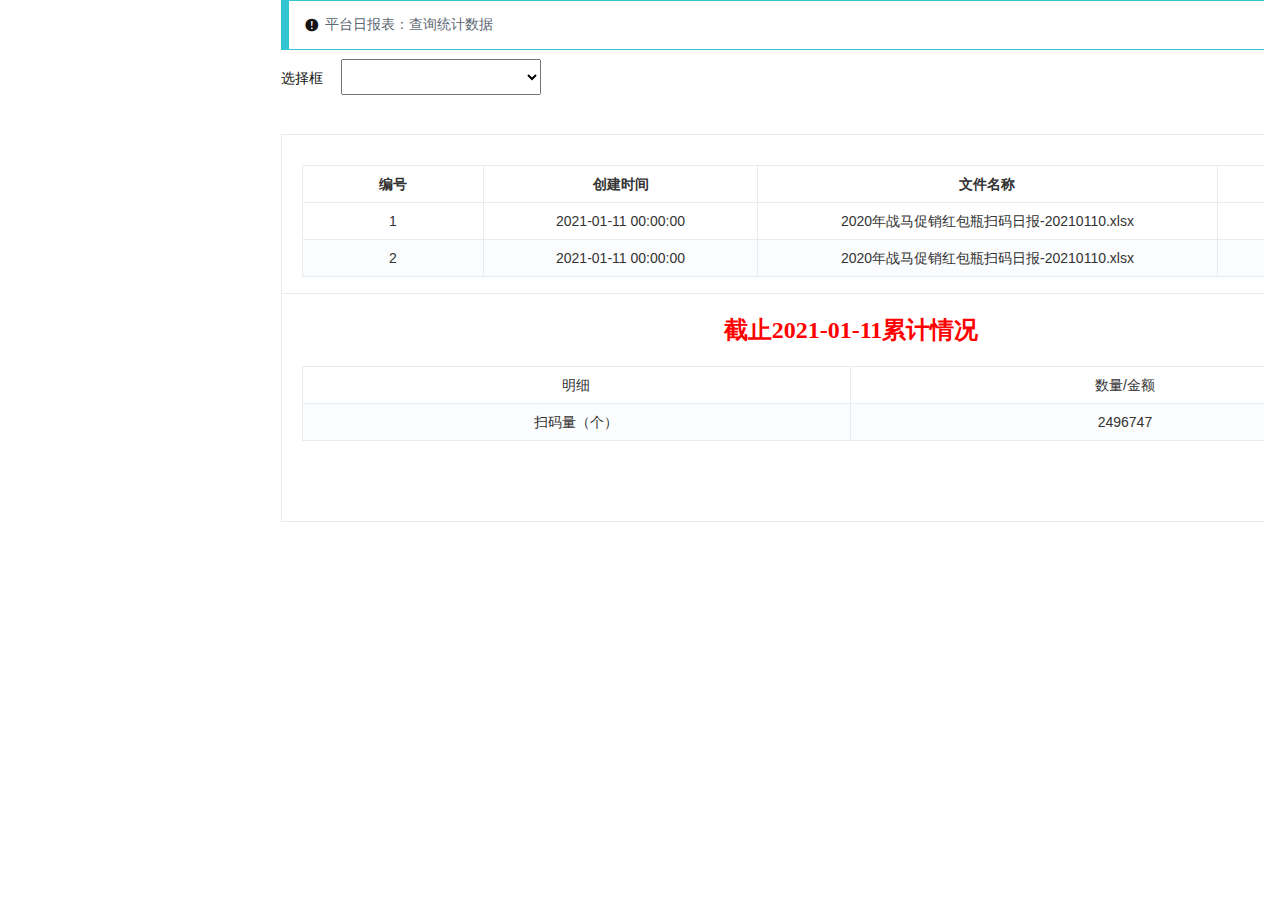
<file: pingtai/index.html>
<!DOCTYPE html>
<html lang="en">

<head>
    <meta charset="UTF-8">
    <meta name="viewport" content="width=device-width, initial-scale=1, maximum-scale=1, user-scalable=no">
    <title>尚杰智选</title>

    <link rel="stylesheet" href="./css/common.css" />
    <link rel="stylesheet" href="./css/index.css" />
    <link rel="stylesheet" href="./layui-v2.5.6/layui/css/layui.css" />
    <link rel="stylesheet" href="./icon/iconfont.css" />

</head>

<body>
    <div class="contentPage">

        <div class="content" style="padding-left:1.5rem;">
            <div class="layui-container" style="margin-left:1rem; ">
                <div class="layui-row">
                    <div class="layui-col-xs12 layui-col-sm12 layui-col-md12">
                        <div class="iconList">
                            <span class="iconfont icon-tishi"></span>
                            <p> 平台日报表：查询统计数据</p>
                        </div>
                        </div>  
                        <div class="layui-col-xs12 layui-col-sm12 layui-col-md12 ping-select">
                            <form class="layui-form" action="">
                                <div class="layui-form-item">
                                    <label class="layui-form-label">选择框</label>
                                    <div class="layui-input-block">
                                      <select name="city" lay-verify="required">
                                        <option value=""></option>
                                        <option value="0">北京</option>
                                        <option value="1">上海</option>
                                        <option value="2">广州</option>
                                        <option value="3">深圳</option>
                                        <option value="4">杭州</option>
                                      </select>
                                    </div>
                                  </div>
                            </form>
                            </div>
                </div>
                <div style="border:1px solid #e7ecf1;padding-bottom:0.6rem; margin-top:0.3rem;" >

                    <div class="layui-row">
                        <div class="layui-col-xs12 layui-col-sm12 layui-col-md12">
                            <table style="border:1px solid #bcbcbc;">
                                <colgroup>
                                    <col width="200">
                                    <col width="300">
                                    <col width="500">
                                    <col width="200">
                                </colgroup>
                                <thead>
                                 <tr>
                                   <th>编号</th>
                                    <th>创建时间</th>
                                    <th>文件名称</th>
                                    <th>操作</th>

                                </tr> 
                              </thead>
                                <tbody class="editBody" id="editBody">
                                  
                                    <tr>
                                        <th>编号</th>
                                         <th>创建时间</th>
                                         <th>文件名称</th>
                                         <th>操作</th>
                                     </tr>
                                </tbody>
                            </table>
                        </div>

                    </div>
                    <!--<div class="layui-row"style="padding:0;" >-->
                    <!--<div class="layui-col-xs12 layui-col-sm12 layui-col-md12 " style="padding:0;">-->
                    <div class="situation"> <p>截止2021-01-11累计情况</p></div>
                    <!--</div>-->
                    <!--</div>-->
                    <div class="layui-row">
                        <div class="layui-col-xs12 layui-col-sm12 layui-col-md12">
                            <table class="money" style="border:1px solid #bcbcbc;">
                                <colgroup>
                                    <col width="600">
                                    <col width="600">
                                </colgroup>
                                <thead>
                                <tr>
                                    <th class="scan">明细</th>
                                    <th class="scan">数量/金额</th>

                                </tr>
                                </thead>
                                <tbody class="color">
                                <tr>
                                    <td>扫码量（个）</td>
                                    <td>2496747</td>
                                </tr>

                                </tbody>
                            </table>
                        </div>
                    </div>
                    <!--</div>-->
                    <!--</div>-->
                </div>


            </div>
        </div>
    </div>
    <script src="./js/jquery.min.js"></script>
    <script src="./layui-v2.5.6/layui/layui.js"></script>
    <script>   
        var data = [
            {
                "id": 1,
                "createTime": "2021-01-11 00:00:00",
                "file": "2020年战马促销红包瓶扫码日报-20210110.xlsx"
            },
            {
                "id": 2,
                "createTime": "2021-01-11 00:00:00",
                "file": "2020年战马促销红包瓶扫码日报-20210110.xlsx"
            }
        ]
    //     window.onload = function(){
	// 	    var oTable = document.getElementById("editBody");
	// 	    for(var i=0;i<oTable.rows.length;i++){
	// 	    oTable.rows[i+1].cells[0].innerHTML = (i+1);
	//     }
    // }

        var str = "";
         var i=0;
        data.forEach(item => {
            i++
              str += '<tr>' +
                '<td>' +i+ '</td>' +
                '<td>' + item.createTime + '</td>' +
                '<td>' + item.file + '</td>' +
                '<td>' +
                '<div class="downLoad" onclick="changLoad(' + JSON.stringify(item).replace(/\"/g, "'") + ')"><span class="iconfont icon-bianji loadText"></span><p class="loadTexts">下载</p></div></td>' +

                '</tr>'
          
            console.log(item);
        })
        $(".editBody").html(str)

        $("table tbody tr:odd").addClass("color");
        function changLoad(item) {
            // console.log('调接口', item)
            // console.log('调接口', item.id)
        }
    </script>
</body>

</html>
</file>
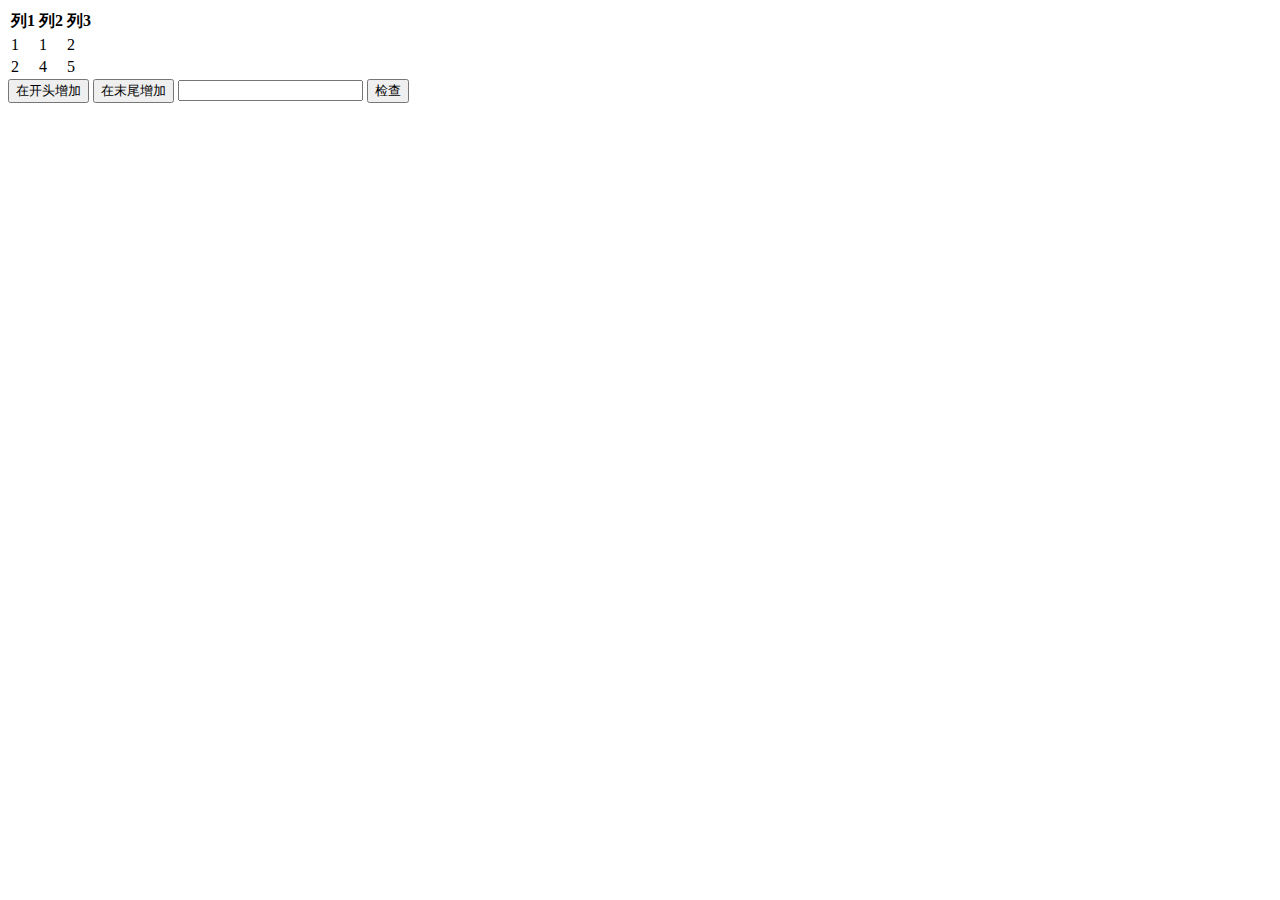
<file: a.html>
<html>
<head>
 <meta charset="utf-8" />
 <!-- <script src="./jiangpindingxiang/js/jquery.min.js"></script> -->
 <!-- <link href="css/style.css" rel="stylesheet" type="text/css" /> -->
 <!-- <script>
  $(function () {
   $("tr.parent").click(function () {
    $(this)
    .siblings('.child_'+this.id).toggle();
     
   });
   $("tr.parent").addClass("selected");
   $("#searchbox").keyup(function () {
    $("table tbody tr").hide()
    .filter(":contains('"+($(this).val())+"')").show();//filter和contains共同来实现了这个功能。
   }).keyup();
  });
 </script> -->
 <title></title>
</head>
<body>
    <table id = "test">
        <thead>
            <tr><th>列1</th><th>列2</th><th>列3</th></tr>
        </thead>
        <tbody>
            <tr><td>1</td><td>1</td><td>2</td></tr>
            <tr><td>2</td><td>4</td><td>5</td></tr>
        </tbody>		
    </table>
    <input type="button" id="btn1" value="在开头增加">
    <input type="button" id="btn2" value="在末尾增加">
   
    
   
 <input type="text" id="box" /> <input type=button value="检查" οnclick="doTest();" />
 <script type="text/javascript" src="./SaaS服务平台_files/jquery-1.11.2.min.js.下载"></script>
<script>
     $(function(){
        $("#btn1").click(function() {
            $("#test tbody").prepend('<tr><td>2</td><td>2</td><td>2</td></tr>');
        });
        $("#btn2").click(function() {
            $("#test tbody").append('<tr><td>3</td><td>3</td><td>3</td></tr>');
        });
    });
function doTest()
{
    console.log(v);
var v = document.getElementById("box").value;
if(!/^[1,9]\d{3}$/.test(v))
alert("错误的值");
else
alert("OK!");
}
</script>
</body>
</html>
</file>
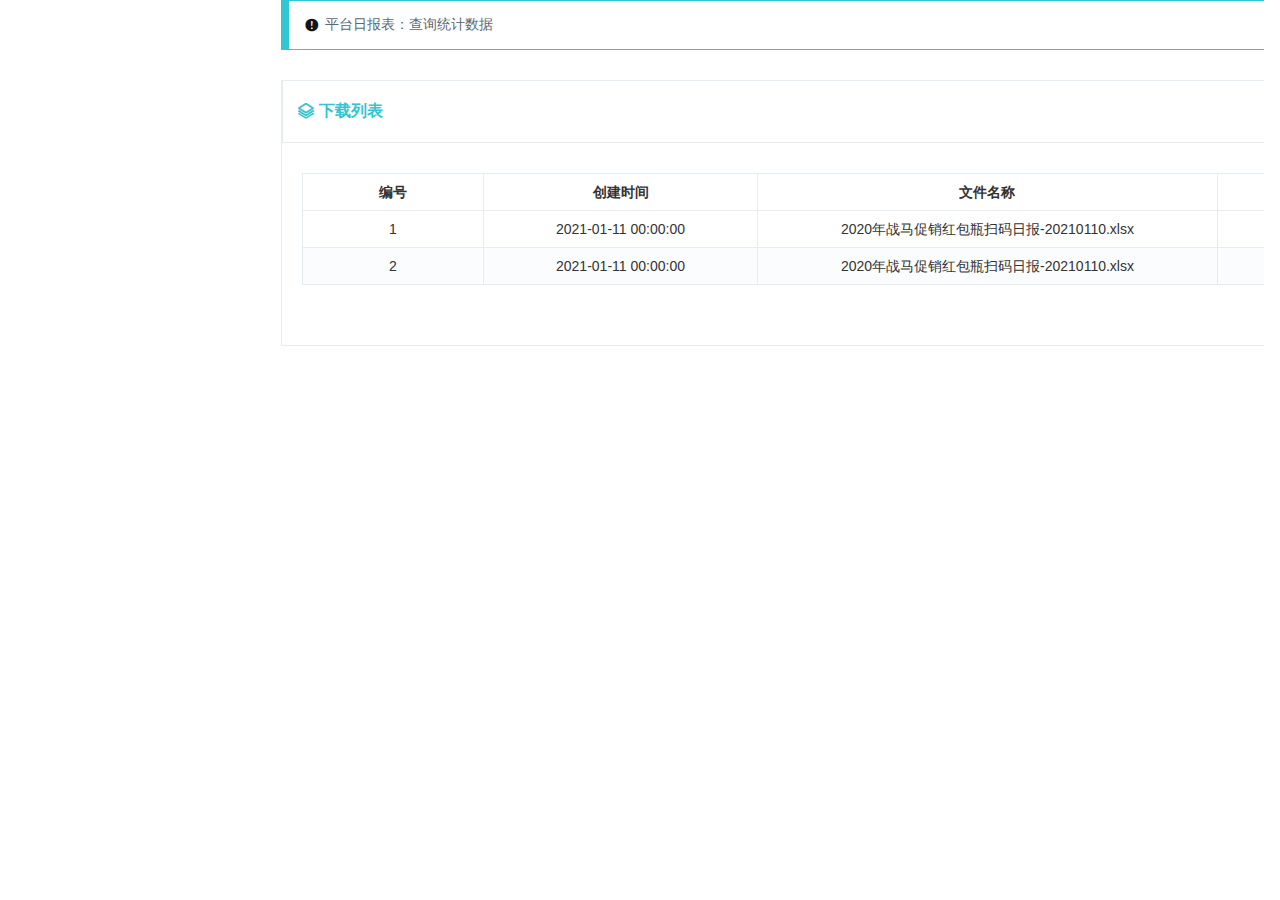
<file: pingtai/week.html>
<!DOCTYPE html>
<html lang="en">

<head>
    <meta charset="UTF-8">
    <meta name="viewport" content="width=device-width, initial-scale=1, maximum-scale=1, user-scalable=no">
    <title>尚杰智选</title>

    <link rel="stylesheet" href="./css/common.css" />
    <link rel="stylesheet" href="./css/index.css" />
    <link rel="stylesheet" href="./layui-v2.5.6/layui/css/layui.css" />
    <link rel="stylesheet" href="./icon/iconfont.css" />

</head>

<body>
    <div class="contentPage">

        <div class="content" style="padding-left:1.5rem;">
            <div class="layui-container" style="margin-left:1rem; ">
                <div class="layui-row">
                    <div class="layui-col-xs12 layui-col-sm12 layui-col-md12">
                        <div class="iconList">
                            <span class="iconfont icon-tishi"></span>
                            <p> 平台日报表：查询统计数据</p>
                        </div>
                    </div>
                </div>

                <div style="border:1px solid #e7ecf1;padding-bottom:0.6rem; margin-top:0.3rem;">

                    <div class="layui-row">
                        <div class="layui-col-xs12 layui-col-sm12 layui-col-md12">
                            <div class="loadList">
                                <span class="iconfont icon-zichanshuoming"></span>
                                <p>下载列表</p>
                            </div>
                        </div>
                        <div class="layui-col-xs12 layui-col-sm12 layui-col-md12">
                            <table style="border:1px solid #bcbcbc;">
                                <colgroup>
                                    <col width="200">
                                    <col width="300">
                                    <col width="500">
                                    <col width="200">
                                </colgroup>
                                <thead>
                                    <tr>
                                        <th>编号</th>
                                        <th>创建时间</th>
                                        <th>文件名称</th>
                                        <th>操作</th>

                                    </tr>
                                </thead>
                                <tbody class="editBody" id="editBody">

                                    <tr>
                                        <th>编号</th>
                                        <th>创建时间</th>
                                        <th>文件名称</th>
                                        <th>操作</th>
                                    </tr>
                                </tbody>
                            </table>
                        </div>

                    </div>
                </div>


            </div>
        </div>
    </div>
    <script src="./js/jquery.min.js"></script>
    <script src="./layui-v2.5.6/layui/layui.js"></script>
    <script>
        var data = [
            {
                "id": 1,
                "createTime": "2021-01-11 00:00:00",
                "file": "2020年战马促销红包瓶扫码日报-20210110.xlsx"
            },
            {
                "id": 2,
                "createTime": "2021-01-11 00:00:00",
                "file": "2020年战马促销红包瓶扫码日报-20210110.xlsx"
            }
        ]
        //     window.onload = function(){
        // 	    var oTable = document.getElementById("editBody");
        // 	    for(var i=0;i<oTable.rows.length;i++){
        // 	    oTable.rows[i+1].cells[0].innerHTML = (i+1);
        //     }
        // }

        var str = "";
        var i = 0;
        data.forEach(item => {
            i++
            str += '<tr>' +
                '<td>' + i + '</td>' +
                '<td>' + item.createTime + '</td>' +
                '<td>' + item.file + '</td>' +
                '<td>' +
                '<div class="downLoad" onclick="changLoad(' + JSON.stringify(item).replace(/\"/g, "'") + ')"><span class="iconfont icon-bianji loadText"></span><p class="loadTexts">下载</p></div></td>' +

                '</tr>'

            console.log(item);
        })
        $(".editBody").html(str)

        $("table tbody tr:odd").addClass("color");
        function changLoad(item) {
            // console.log('调接口', item)
            // console.log('调接口', item.id)
        }
    </script>
</body>

</html>
</file>
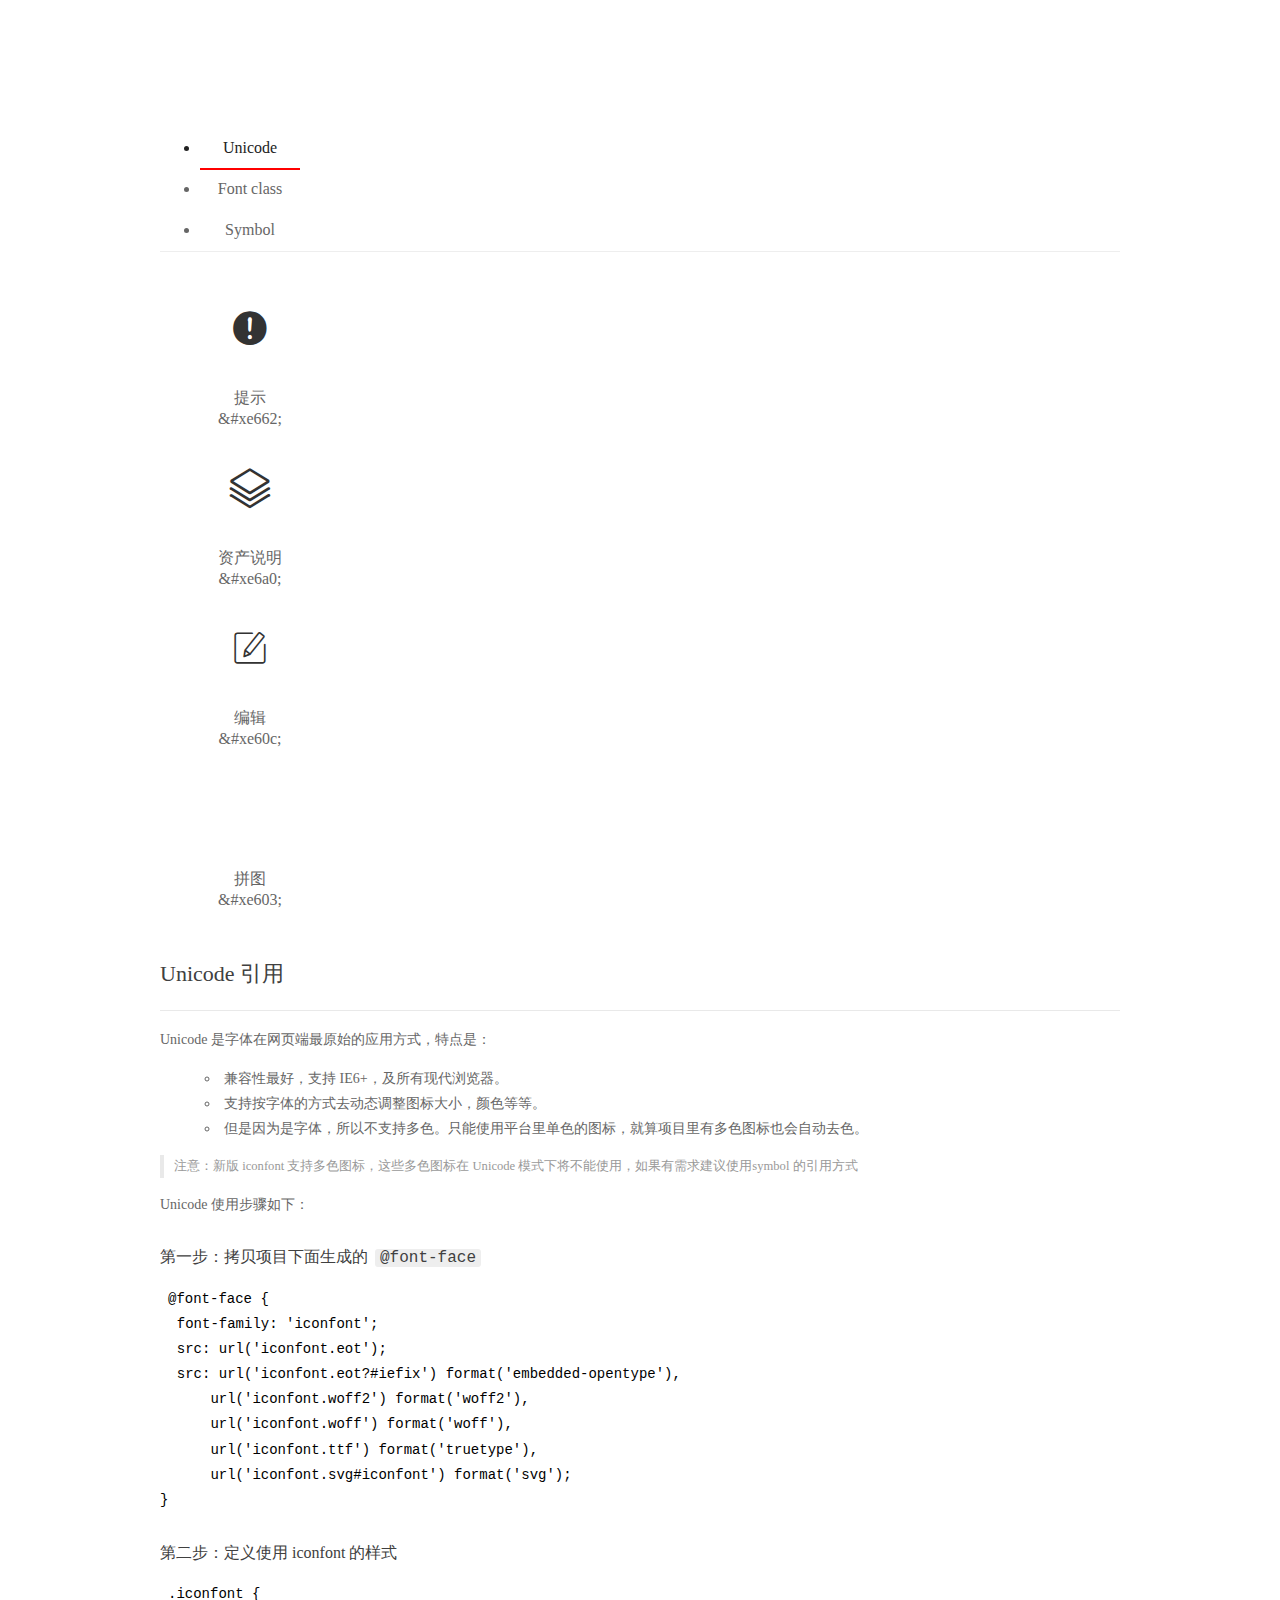
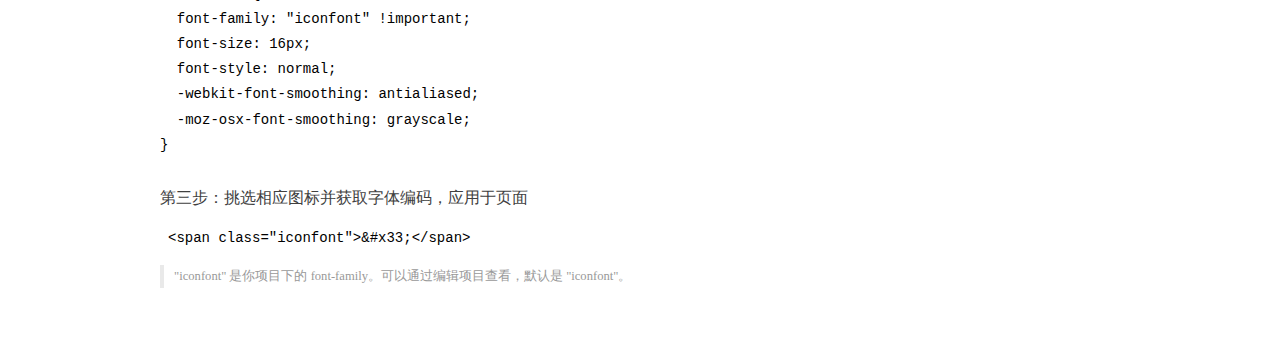
<file: pingtai/icon/demo_index.html>
<!DOCTYPE html>
<html>
<head>
  <meta charset="utf-8"/>
  <title>IconFont Demo</title>
  <link rel="shortcut icon" href="https://img.alicdn.com/tps/i4/TB1_oz6GVXXXXaFXpXXJDFnIXXX-64-64.ico" type="image/x-icon"/>
  <link rel="stylesheet" href="https://g.alicdn.com/thx/cube/1.3.2/cube.min.css">
  <link rel="stylesheet" href="demo.css">
  <link rel="stylesheet" href="iconfont.css">
  <script src="iconfont.js"></script>
  <!-- jQuery -->
  <script src="https://a1.alicdn.com/oss/uploads/2018/12/26/7bfddb60-08e8-11e9-9b04-53e73bb6408b.js"></script>
  <!-- 代码高亮 -->
  <script src="https://a1.alicdn.com/oss/uploads/2018/12/26/a3f714d0-08e6-11e9-8a15-ebf944d7534c.js"></script>
</head>
<body>
  <div class="main">
    <h1 class="logo"><a href="https://www.iconfont.cn/" title="iconfont 首页" target="_blank">&#xe86b;</a></h1>
    <div class="nav-tabs">
      <ul id="tabs" class="dib-box">
        <li class="dib active"><span>Unicode</span></li>
        <li class="dib"><span>Font class</span></li>
        <li class="dib"><span>Symbol</span></li>
      </ul>
      
    </div>
    <div class="tab-container">
      <div class="content unicode" style="display: block;">
          <ul class="icon_lists dib-box">
          
            <li class="dib">
              <span class="icon iconfont">&#xe662;</span>
                <div class="name">提示</div>
                <div class="code-name">&amp;#xe662;</div>
              </li>
          
            <li class="dib">
              <span class="icon iconfont">&#xe6a0;</span>
                <div class="name">资产说明</div>
                <div class="code-name">&amp;#xe6a0;</div>
              </li>
          
            <li class="dib">
              <span class="icon iconfont">&#xe60c;</span>
                <div class="name">编辑</div>
                <div class="code-name">&amp;#xe60c;</div>
              </li>
              <li class="dib">
                <span class="icon iconfont">&#xe603;</span>
                  <div class="name">拼图</div>
                  <div class="code-name">&amp;#xe603;</div>
                </li>
          </ul>
          <div class="article markdown">
          <h2 id="unicode-">Unicode 引用</h2>
          <hr>

          <p>Unicode 是字体在网页端最原始的应用方式，特点是：</p>
          <ul>
            <li>兼容性最好，支持 IE6+，及所有现代浏览器。</li>
            <li>支持按字体的方式去动态调整图标大小，颜色等等。</li>
            <li>但是因为是字体，所以不支持多色。只能使用平台里单色的图标，就算项目里有多色图标也会自动去色。</li>
          </ul>
          <blockquote>
            <p>注意：新版 iconfont 支持多色图标，这些多色图标在 Unicode 模式下将不能使用，如果有需求建议使用symbol 的引用方式</p>
          </blockquote>
          <p>Unicode 使用步骤如下：</p>
          <h3 id="-font-face">第一步：拷贝项目下面生成的 <code>@font-face</code></h3>
<pre><code class="language-css"
>@font-face {
  font-family: 'iconfont';
  src: url('iconfont.eot');
  src: url('iconfont.eot?#iefix') format('embedded-opentype'),
      url('iconfont.woff2') format('woff2'),
      url('iconfont.woff') format('woff'),
      url('iconfont.ttf') format('truetype'),
      url('iconfont.svg#iconfont') format('svg');
}
</code></pre>
          <h3 id="-iconfont-">第二步：定义使用 iconfont 的样式</h3>
<pre><code class="language-css"
>.iconfont {
  font-family: "iconfont" !important;
  font-size: 16px;
  font-style: normal;
  -webkit-font-smoothing: antialiased;
  -moz-osx-font-smoothing: grayscale;
}
</code></pre>
          <h3 id="-">第三步：挑选相应图标并获取字体编码，应用于页面</h3>
<pre>
<code class="language-html"
>&lt;span class="iconfont"&gt;&amp;#x33;&lt;/span&gt;
</code></pre>
          <blockquote>
            <p>"iconfont" 是你项目下的 font-family。可以通过编辑项目查看，默认是 "iconfont"。</p>
          </blockquote>
          </div>
      </div>
      <div class="content font-class">
        <ul class="icon_lists dib-box">
          
          <li class="dib">
            <span class="icon iconfont icon-tishi"></span>
            <div class="name">
              提示
            </div>
            <div class="code-name">.icon-tishi
            </div>
          </li>
          
          <li class="dib">
            <span class="icon iconfont icon-zichanshuoming"></span>
            <div class="name">
              资产说明
            </div>
            <div class="code-name">.icon-zichanshuoming
            </div>
          </li>
          
          <li class="dib">
            <span class="icon iconfont icon-bianji"></span>
            <div class="name">
              编辑
            </div>
            <div class="code-name">.icon-bianji
            </div>
          </li>
          
        </ul>
        <div class="article markdown">
        <h2 id="font-class-">font-class 引用</h2>
        <hr>

        <p>font-class 是 Unicode 使用方式的一种变种，主要是解决 Unicode 书写不直观，语意不明确的问题。</p>
        <p>与 Unicode 使用方式相比，具有如下特点：</p>
        <ul>
          <li>兼容性良好，支持 IE8+，及所有现代浏览器。</li>
          <li>相比于 Unicode 语意明确，书写更直观。可以很容易分辨这个 icon 是什么。</li>
          <li>因为使用 class 来定义图标，所以当要替换图标时，只需要修改 class 里面的 Unicode 引用。</li>
          <li>不过因为本质上还是使用的字体，所以多色图标还是不支持的。</li>
        </ul>
        <p>使用步骤如下：</p>
        <h3 id="-fontclass-">第一步：引入项目下面生成的 fontclass 代码：</h3>
<pre><code class="language-html">&lt;link rel="stylesheet" href="./iconfont.css"&gt;
</code></pre>
        <h3 id="-">第二步：挑选相应图标并获取类名，应用于页面：</h3>
<pre><code class="language-html">&lt;span class="iconfont icon-xxx"&gt;&lt;/span&gt;
</code></pre>
        <blockquote>
          <p>"
            iconfont" 是你项目下的 font-family。可以通过编辑项目查看，默认是 "iconfont"。</p>
        </blockquote>
      </div>
      </div>
      <div class="content symbol">
          <ul class="icon_lists dib-box">
          
            <li class="dib">
                <svg class="icon svg-icon" aria-hidden="true">
                  <use xlink:href="#icon-tishi"></use>
                </svg>
                <div class="name">提示</div>
                <div class="code-name">#icon-tishi</div>
            </li>
          
            <li class="dib">
                <svg class="icon svg-icon" aria-hidden="true">
                  <use xlink:href="#icon-zichanshuoming"></use>
                </svg>
                <div class="name">资产说明</div>
                <div class="code-name">#icon-zichanshuoming</div>
            </li>
          
            <li class="dib">
                <svg class="icon svg-icon" aria-hidden="true">
                  <use xlink:href="#icon-bianji"></use>
                </svg>
                <div class="name">编辑</div>
                <div class="code-name">#icon-bianji</div>
            </li>
          
          </ul>
          <div class="article markdown">
          <h2 id="symbol-">Symbol 引用</h2>
          <hr>

          <p>这是一种全新的使用方式，应该说这才是未来的主流，也是平台目前推荐的用法。相关介绍可以参考这篇<a href="">文章</a>
            这种用法其实是做了一个 SVG 的集合，与另外两种相比具有如下特点：</p>
          <ul>
            <li>支持多色图标了，不再受单色限制。</li>
            <li>通过一些技巧，支持像字体那样，通过 <code>font-size</code>, <code>color</code> 来调整样式。</li>
            <li>兼容性较差，支持 IE9+，及现代浏览器。</li>
            <li>浏览器渲染 SVG 的性能一般，还不如 png。</li>
          </ul>
          <p>使用步骤如下：</p>
          <h3 id="-symbol-">第一步：引入项目下面生成的 symbol 代码：</h3>
<pre><code class="language-html">&lt;script src="./iconfont.js"&gt;&lt;/script&gt;
</code></pre>
          <h3 id="-css-">第二步：加入通用 CSS 代码（引入一次就行）：</h3>
<pre><code class="language-html">&lt;style&gt;
.icon {
  width: 1em;
  height: 1em;
  vertical-align: -0.15em;
  fill: currentColor;
  overflow: hidden;
}
&lt;/style&gt;
</code></pre>
          <h3 id="-">第三步：挑选相应图标并获取类名，应用于页面：</h3>
<pre><code class="language-html">&lt;svg class="icon" aria-hidden="true"&gt;
  &lt;use xlink:href="#icon-xxx"&gt;&lt;/use&gt;
&lt;/svg&gt;
</code></pre>
          </div>
      </div>

    </div>
  </div>
  <script>
  $(document).ready(function () {
      $('.tab-container .content:first').show()

      $('#tabs li').click(function (e) {
        var tabContent = $('.tab-container .content')
        var index = $(this).index()

        if ($(this).hasClass('active')) {
          return
        } else {
          $('#tabs li').removeClass('active')
          $(this).addClass('active')

          tabContent.hide().eq(index).fadeIn()
        }
      })
    })
  </script>
</body>
</html>
</file>
<file: pingtai/css/common.css>
html {width: 100%;height: 100%;overflow: auto;}
body {margin: 0;padding: 0;width: 100%;height: 100%;font-family:"Open Sans",sans-serif;background: #fff;color: #141414;}
body, tl, td, h1, h2, h3, h4, h5, h6, p, form {margin: 0;}
ol, ul {margin: 0;padding: 0;}
a, a:link, a:visited, a:hover {color: #333;text-decoration: none;}
ul, li {list-style: none;}
table {border-collapse: collapse;}
img, object {border: 0;max-width: 100%;}
* {margin: 0;padding: 0;font-family:"Open Sans",sans-serif;box-sizing: border-box;}
div {word-wrap: break-word;word-break: normal;}
img, button, input, textarea {-webkit-tap-highlight-color:#c5c5c5;}
input, textarea {-webkit-appearance: none; outline:none;}
input::-webkit-input-placeholder,  textarea::-webkit-input-placeholder {line-height: 1.5em;color:#ccc;}
p{
  font-family: "Microsoft YaHei";
}
html {font-size: 625%; /*100 ÷ 16 × 100% = 625%*/}
</file>
<file: pingtai/css/index.css>
.contentPage{
    padding:0 0.16rem;
}
.content{
    /* border:1px solid #bcbcbc; */
   /* padding:0 0.6rem; */
   overflow: hidden;
   
}
.content table{
    font-size:0.14rem;
    color:#333;
    margin-left:20px;
    margin-right:20px;
    margin-top:0.3rem;
   
}
.content table th{
    text-align:center;
    background:#fff;
    border:none;
    font-size:0.14rem;
    font-weight: bold;
    height:0.36rem;
    line-height:0.36rem;
    border:1px solid #e7ecf1;
}
.content tbody tr:hover{
    background: #eeeeee !important;
}
tr{
    border:1px solid #e7ecf1;
}
.content table td{
    text-align:center;
    border:none;
    background:none;
    height:0.36rem;
    line-height:0.36rem;
    border:1px solid #e7ecf1;
}
.color{
    background:rgba(251,252,253);
    }
    .situation{
        display:flex;
        justify-content: center;
        margin-top:0.16rem;
        border-top:1px solid #e7ecf1;
        padding:0.2rem 0;
    }
    .situation p{
        font-size:0.24rem;
        color:red;
        font-weight: bold;
        
    }
    .money{
        margin-top:0 !important;
        margin-bottom:0.2rem;
    }
    .money tr th{
        border:1px solid #e7ecf1;
    }
    .money tr td{
        border:1px solid #e7ecf1;
    }
    .editList{
        display:flex;
        justify-content: flex-start;
        align-items: center;
    }
    .editList p{
        font-size:0.14rem;
    }
    .editImg{
        width:14px;
        height:14px;
       
    }
    .loadTexts:hover{
        text-decoration: underline;
    }
    .editImg img{
        width:100%;
        height:100%;
    }
    .downLoad{
        display:flex;
        justify-content: center;
        align-items: center;
    }
    .loadText{
        color:#337ab7;
    }
    .loadTexts{
        color:#337ab7;
    }
.scan{
    font-weight:normal !important;
}
.iconList{
    display:flex;
    justify-content: flex-start;
    align-items: center;
    border:1px solid #32c5d2;
    border-left:8px solid #32c5d2;
    border-right:1px solid #32c5d2; 
    padding:15px;
}
.iconList span{
    display:block;
    margin-right:0.05rem;
}
.iconList p{
    color:#5c6873;

}
.loadList{
    display:flex;
    justify-content: flex-start;
    align-items: center;
    border:1px solid #e7ecf1;
    border-top:none;
    padding:20px 0;
    padding-left:15px;
}
.loadList p{
    font-size:0.16rem;
    color:#32c5d2;
    font-weight: bold;
}
.loadList span{
    color:#32c5d2;
    margin-right:0.05rem;
    font-weight: bold;
}
.ping-select .layui-form-item{
    margin-bottom:0;
}
.ping-select .layui-form input[type=checkbox],.ping-select .layui-form input[type=radio], .layui-form select{
    margin: 9px;
    display: block !important;
    /* line-height: 0.36rem; */
    /* padding: 9px 0; */
    width: 2rem;
    height: 0.36rem;
}
.ping-select .layui-input-block{
    margin-left:0.46rem;
}
.ping-select .layui-form-label{
    width:0.6rem;
    padding: 9px 0 !important;
    text-align: left;
}
</file>
<file: pingtai/layui-v2.5.6/layui/css/layui.css>
/** layui-v2.5.6 MIT License By https://www.layui.com */
 .layui-inline,img{display:inline-block;vertical-align:middle}h1,h2,h3,h4,h5,h6{font-weight:400}.layui-edge,.layui-header,.layui-inline,.layui-main{position:relative}.layui-body,.layui-edge,.layui-elip{overflow:hidden}.layui-btn,.layui-edge,.layui-inline,img{vertical-align:middle}.layui-btn,.layui-disabled,.layui-icon,.layui-unselect{-moz-user-select:none;-webkit-user-select:none;-ms-user-select:none}.layui-elip,.layui-form-checkbox span,.layui-form-pane .layui-form-label{text-overflow:ellipsis;white-space:nowrap}.layui-breadcrumb,.layui-tree-btnGroup{visibility:hidden}blockquote,body,button,dd,div,dl,dt,form,h1,h2,h3,h4,h5,h6,input,li,ol,p,pre,td,textarea,th,ul{margin:0;padding:0;-webkit-tap-highlight-color:rgba(0,0,0,0)}a:active,a:hover{outline:0}img{border:none}li{list-style:none}table{border-collapse:collapse;border-spacing:0}h4,h5,h6{font-size:100%}button,input,optgroup,option,select,textarea{font-family:inherit;font-size:inherit;font-style:inherit;font-weight:inherit;outline:0}pre{white-space:pre-wrap;white-space:-moz-pre-wrap;white-space:-pre-wrap;white-space:-o-pre-wrap;word-wrap:break-word}body{line-height:24px;font:14px Helvetica Neue,Helvetica,PingFang SC,Tahoma,Arial,sans-serif}hr{height:1px;margin:10px 0;border:0;clear:both}a{color:#333;text-decoration:none}a:hover{color:#777}a cite{font-style:normal;*cursor:pointer}.layui-border-box,.layui-border-box *{box-sizing:border-box}.layui-box,.layui-box *{box-sizing:content-box}.layui-clear{clear:both;*zoom:1}.layui-clear:after{content:'\20';clear:both;*zoom:1;display:block;height:0}.layui-inline{*display:inline;*zoom:1}.layui-edge{display:inline-block;width:0;height:0;border-width:6px;border-style:dashed;border-color:transparent}.layui-edge-top{top:-4px;border-bottom-color:#999;border-bottom-style:solid}.layui-edge-right{border-left-color:#999;border-left-style:solid}.layui-edge-bottom{top:2px;border-top-color:#999;border-top-style:solid}.layui-edge-left{border-right-color:#999;border-right-style:solid}.layui-disabled,.layui-disabled:hover{color:#d2d2d2!important;cursor:not-allowed!important}.layui-circle{border-radius:100%}.layui-show{display:block!important}.layui-hide{display:none!important}@font-face{font-family:layui-icon;src:url(../font/iconfont.eot?v=256);src:url(../font/iconfont.eot?v=256#iefix) format('embedded-opentype'),url(../font/iconfont.woff2?v=256) format('woff2'),url(../font/iconfont.woff?v=256) format('woff'),url(../font/iconfont.ttf?v=256) format('truetype'),url(../font/iconfont.svg?v=256#layui-icon) format('svg')}.layui-icon{font-family:layui-icon!important;font-size:16px;font-style:normal;-webkit-font-smoothing:antialiased;-moz-osx-font-smoothing:grayscale}.layui-icon-reply-fill:before{content:"\e611"}.layui-icon-set-fill:before{content:"\e614"}.layui-icon-menu-fill:before{content:"\e60f"}.layui-icon-search:before{content:"\e615"}.layui-icon-share:before{content:"\e641"}.layui-icon-set-sm:before{content:"\e620"}.layui-icon-engine:before{content:"\e628"}.layui-icon-close:before{content:"\1006"}.layui-icon-close-fill:before{content:"\1007"}.layui-icon-chart-screen:before{content:"\e629"}.layui-icon-star:before{content:"\e600"}.layui-icon-circle-dot:before{content:"\e617"}.layui-icon-chat:before{content:"\e606"}.layui-icon-release:before{content:"\e609"}.layui-icon-list:before{content:"\e60a"}.layui-icon-chart:before{content:"\e62c"}.layui-icon-ok-circle:before{content:"\1005"}.layui-icon-layim-theme:before{content:"\e61b"}.layui-icon-table:before{content:"\e62d"}.layui-icon-right:before{content:"\e602"}.layui-icon-left:before{content:"\e603"}.layui-icon-cart-simple:before{content:"\e698"}.layui-icon-face-cry:before{content:"\e69c"}.layui-icon-face-smile:before{content:"\e6af"}.layui-icon-survey:before{content:"\e6b2"}.layui-icon-tree:before{content:"\e62e"}.layui-icon-ie:before{content:"\e7bb"}.layui-icon-upload-circle:before{content:"\e62f"}.layui-icon-add-circle:before{content:"\e61f"}.layui-icon-download-circle:before{content:"\e601"}.layui-icon-templeate-1:before{content:"\e630"}.layui-icon-util:before{content:"\e631"}.layui-icon-face-surprised:before{content:"\e664"}.layui-icon-edit:before{content:"\e642"}.layui-icon-speaker:before{content:"\e645"}.layui-icon-down:before{content:"\e61a"}.layui-icon-file:before{content:"\e621"}.layui-icon-layouts:before{content:"\e632"}.layui-icon-rate-half:before{content:"\e6c9"}.layui-icon-add-circle-fine:before{content:"\e608"}.layui-icon-prev-circle:before{content:"\e633"}.layui-icon-read:before{content:"\e705"}.layui-icon-404:before{content:"\e61c"}.layui-icon-carousel:before{content:"\e634"}.layui-icon-help:before{content:"\e607"}.layui-icon-code-circle:before{content:"\e635"}.layui-icon-windows:before{content:"\e67f"}.layui-icon-water:before{content:"\e636"}.layui-icon-username:before{content:"\e66f"}.layui-icon-find-fill:before{content:"\e670"}.layui-icon-about:before{content:"\e60b"}.layui-icon-location:before{content:"\e715"}.layui-icon-up:before{content:"\e619"}.layui-icon-pause:before{content:"\e651"}.layui-icon-date:before{content:"\e637"}.layui-icon-layim-uploadfile:before{content:"\e61d"}.layui-icon-delete:before{content:"\e640"}.layui-icon-play:before{content:"\e652"}.layui-icon-top:before{content:"\e604"}.layui-icon-firefox:before{content:"\e686"}.layui-icon-friends:before{content:"\e612"}.layui-icon-refresh-3:before{content:"\e9aa"}.layui-icon-ok:before{content:"\e605"}.layui-icon-layer:before{content:"\e638"}.layui-icon-face-smile-fine:before{content:"\e60c"}.layui-icon-dollar:before{content:"\e659"}.layui-icon-group:before{content:"\e613"}.layui-icon-layim-download:before{content:"\e61e"}.layui-icon-picture-fine:before{content:"\e60d"}.layui-icon-link:before{content:"\e64c"}.layui-icon-diamond:before{content:"\e735"}.layui-icon-log:before{content:"\e60e"}.layui-icon-key:before{content:"\e683"}.layui-icon-rate-solid:before{content:"\e67a"}.layui-icon-fonts-del:before{content:"\e64f"}.layui-icon-unlink:before{content:"\e64d"}.layui-icon-fonts-clear:before{content:"\e639"}.layui-icon-triangle-r:before{content:"\e623"}.layui-icon-circle:before{content:"\e63f"}.layui-icon-radio:before{content:"\e643"}.layui-icon-align-center:before{content:"\e647"}.layui-icon-align-right:before{content:"\e648"}.layui-icon-align-left:before{content:"\e649"}.layui-icon-loading-1:before{content:"\e63e"}.layui-icon-return:before{content:"\e65c"}.layui-icon-fonts-strong:before{content:"\e62b"}.layui-icon-upload:before{content:"\e67c"}.layui-icon-dialogue:before{content:"\e63a"}.layui-icon-video:before{content:"\e6ed"}.layui-icon-headset:before{content:"\e6fc"}.layui-icon-cellphone-fine:before{content:"\e63b"}.layui-icon-add-1:before{content:"\e654"}.layui-icon-face-smile-b:before{content:"\e650"}.layui-icon-fonts-html:before{content:"\e64b"}.layui-icon-screen-full:before{content:"\e622"}.layui-icon-form:before{content:"\e63c"}.layui-icon-cart:before{content:"\e657"}.layui-icon-camera-fill:before{content:"\e65d"}.layui-icon-tabs:before{content:"\e62a"}.layui-icon-heart-fill:before{content:"\e68f"}.layui-icon-fonts-code:before{content:"\e64e"}.layui-icon-ios:before{content:"\e680"}.layui-icon-at:before{content:"\e687"}.layui-icon-fire:before{content:"\e756"}.layui-icon-set:before{content:"\e716"}.layui-icon-fonts-u:before{content:"\e646"}.layui-icon-triangle-d:before{content:"\e625"}.layui-icon-tips:before{content:"\e702"}.layui-icon-picture:before{content:"\e64a"}.layui-icon-more-vertical:before{content:"\e671"}.layui-icon-bluetooth:before{content:"\e689"}.layui-icon-flag:before{content:"\e66c"}.layui-icon-loading:before{content:"\e63d"}.layui-icon-fonts-i:before{content:"\e644"}.layui-icon-refresh-1:before{content:"\e666"}.layui-icon-rmb:before{content:"\e65e"}.layui-icon-addition:before{content:"\e624"}.layui-icon-home:before{content:"\e68e"}.layui-icon-time:before{content:"\e68d"}.layui-icon-user:before{content:"\e770"}.layui-icon-notice:before{content:"\e667"}.layui-icon-chrome:before{content:"\e68a"}.layui-icon-edge:before{content:"\e68b"}.layui-icon-login-weibo:before{content:"\e675"}.layui-icon-voice:before{content:"\e688"}.layui-icon-upload-drag:before{content:"\e681"}.layui-icon-login-qq:before{content:"\e676"}.layui-icon-snowflake:before{content:"\e6b1"}.layui-icon-heart:before{content:"\e68c"}.layui-icon-logout:before{content:"\e682"}.layui-icon-file-b:before{content:"\e655"}.layui-icon-template:before{content:"\e663"}.layui-icon-transfer:before{content:"\e691"}.layui-icon-auz:before{content:"\e672"}.layui-icon-console:before{content:"\e665"}.layui-icon-app:before{content:"\e653"}.layui-icon-prev:before{content:"\e65a"}.layui-icon-website:before{content:"\e7ae"}.layui-icon-next:before{content:"\e65b"}.layui-icon-component:before{content:"\e857"}.layui-icon-android:before{content:"\e684"}.layui-icon-more:before{content:"\e65f"}.layui-icon-login-wechat:before{content:"\e677"}.layui-icon-shrink-right:before{content:"\e668"}.layui-icon-spread-left:before{content:"\e66b"}.layui-icon-camera:before{content:"\e660"}.layui-icon-note:before{content:"\e66e"}.layui-icon-refresh:before{content:"\e669"}.layui-icon-female:before{content:"\e661"}.layui-icon-male:before{content:"\e662"}.layui-icon-screen-restore:before{content:"\e758"}.layui-icon-password:before{content:"\e673"}.layui-icon-senior:before{content:"\e674"}.layui-icon-theme:before{content:"\e66a"}.layui-icon-tread:before{content:"\e6c5"}.layui-icon-praise:before{content:"\e6c6"}.layui-icon-star-fill:before{content:"\e658"}.layui-icon-rate:before{content:"\e67b"}.layui-icon-template-1:before{content:"\e656"}.layui-icon-vercode:before{content:"\e679"}.layui-icon-service:before{content:"\e626"}.layui-icon-cellphone:before{content:"\e678"}.layui-icon-print:before{content:"\e66d"}.layui-icon-cols:before{content:"\e610"}.layui-icon-wifi:before{content:"\e7e0"}.layui-icon-export:before{content:"\e67d"}.layui-icon-rss:before{content:"\e808"}.layui-icon-slider:before{content:"\e714"}.layui-icon-email:before{content:"\e618"}.layui-icon-subtraction:before{content:"\e67e"}.layui-icon-mike:before{content:"\e6dc"}.layui-icon-light:before{content:"\e748"}.layui-icon-gift:before{content:"\e627"}.layui-icon-mute:before{content:"\e685"}.layui-icon-reduce-circle:before{content:"\e616"}.layui-icon-music:before{content:"\e690"}.layui-main{width:1140px;margin:0 auto}.layui-header{z-index:1000;height:60px}.layui-header a:hover{transition:all .5s;-webkit-transition:all .5s}.layui-side{position:fixed;left:0;top:0;bottom:0;z-index:999;width:200px;overflow-x:hidden}.layui-side-scroll{position:relative;width:220px;height:100%;overflow-x:hidden}.layui-body{position:absolute;left:200px;right:0;top:0;bottom:0;z-index:998;width:auto;overflow-y:auto;box-sizing:border-box}.layui-layout-body{overflow:hidden}.layui-layout-admin .layui-header{background-color:#23262E}.layui-layout-admin .layui-side{top:60px;width:200px;overflow-x:hidden}.layui-layout-admin .layui-body{position:fixed;top:60px;bottom:44px}.layui-layout-admin .layui-main{width:auto;margin:0 15px}.layui-layout-admin .layui-footer{position:fixed;left:200px;right:0;bottom:0;height:44px;line-height:44px;padding:0 15px;background-color:#eee}.layui-layout-admin .layui-logo{position:absolute;left:0;top:0;width:200px;height:100%;line-height:60px;text-align:center;color:#009688;font-size:16px}.layui-layout-admin .layui-header .layui-nav{background:0 0}.layui-layout-left{position:absolute!important;left:200px;top:0}.layui-layout-right{position:absolute!important;right:0;top:0}.layui-container{position:relative;margin:0 auto;padding:0 15px;box-sizing:border-box}.layui-fluid{position:relative;margin:0 auto;padding:0 15px}.layui-row:after,.layui-row:before{content:'';display:block;clear:both}.layui-col-lg1,.layui-col-lg10,.layui-col-lg11,.layui-col-lg12,.layui-col-lg2,.layui-col-lg3,.layui-col-lg4,.layui-col-lg5,.layui-col-lg6,.layui-col-lg7,.layui-col-lg8,.layui-col-lg9,.layui-col-md1,.layui-col-md10,.layui-col-md11,.layui-col-md12,.layui-col-md2,.layui-col-md3,.layui-col-md4,.layui-col-md5,.layui-col-md6,.layui-col-md7,.layui-col-md8,.layui-col-md9,.layui-col-sm1,.layui-col-sm10,.layui-col-sm11,.layui-col-sm12,.layui-col-sm2,.layui-col-sm3,.layui-col-sm4,.layui-col-sm5,.layui-col-sm6,.layui-col-sm7,.layui-col-sm8,.layui-col-sm9,.layui-col-xs1,.layui-col-xs10,.layui-col-xs11,.layui-col-xs12,.layui-col-xs2,.layui-col-xs3,.layui-col-xs4,.layui-col-xs5,.layui-col-xs6,.layui-col-xs7,.layui-col-xs8,.layui-col-xs9{position:relative;display:block;box-sizing:border-box}.layui-col-xs1,.layui-col-xs10,.layui-col-xs11,.layui-col-xs12,.layui-col-xs2,.layui-col-xs3,.layui-col-xs4,.layui-col-xs5,.layui-col-xs6,.layui-col-xs7,.layui-col-xs8,.layui-col-xs9{float:left}.layui-col-xs1{width:8.33333333%}.layui-col-xs2{width:16.66666667%}.layui-col-xs3{width:25%}.layui-col-xs4{width:33.33333333%}.layui-col-xs5{width:41.66666667%}.layui-col-xs6{width:50%}.layui-col-xs7{width:58.33333333%}.layui-col-xs8{width:66.66666667%}.layui-col-xs9{width:75%}.layui-col-xs10{width:83.33333333%}.layui-col-xs11{width:91.66666667%}.layui-col-xs12{width:100%}.layui-col-xs-offset1{margin-left:8.33333333%}.layui-col-xs-offset2{margin-left:16.66666667%}.layui-col-xs-offset3{margin-left:25%}.layui-col-xs-offset4{margin-left:33.33333333%}.layui-col-xs-offset5{margin-left:41.66666667%}.layui-col-xs-offset6{margin-left:50%}.layui-col-xs-offset7{margin-left:58.33333333%}.layui-col-xs-offset8{margin-left:66.66666667%}.layui-col-xs-offset9{margin-left:75%}.layui-col-xs-offset10{margin-left:83.33333333%}.layui-col-xs-offset11{margin-left:91.66666667%}.layui-col-xs-offset12{margin-left:100%}@media screen and (max-width:768px){.layui-hide-xs{display:none!important}.layui-show-xs-block{display:block!important}.layui-show-xs-inline{display:inline!important}.layui-show-xs-inline-block{display:inline-block!important}}@media screen and (min-width:768px){.layui-container{width:750px}.layui-hide-sm{display:none!important}.layui-show-sm-block{display:block!important}.layui-show-sm-inline{display:inline!important}.layui-show-sm-inline-block{display:inline-block!important}.layui-col-sm1,.layui-col-sm10,.layui-col-sm11,.layui-col-sm12,.layui-col-sm2,.layui-col-sm3,.layui-col-sm4,.layui-col-sm5,.layui-col-sm6,.layui-col-sm7,.layui-col-sm8,.layui-col-sm9{float:left}.layui-col-sm1{width:8.33333333%}.layui-col-sm2{width:16.66666667%}.layui-col-sm3{width:25%}.layui-col-sm4{width:33.33333333%}.layui-col-sm5{width:41.66666667%}.layui-col-sm6{width:50%}.layui-col-sm7{width:58.33333333%}.layui-col-sm8{width:66.66666667%}.layui-col-sm9{width:75%}.layui-col-sm10{width:83.33333333%}.layui-col-sm11{width:91.66666667%}.layui-col-sm12{width:100%}.layui-col-sm-offset1{margin-left:8.33333333%}.layui-col-sm-offset2{margin-left:16.66666667%}.layui-col-sm-offset3{margin-left:25%}.layui-col-sm-offset4{margin-left:33.33333333%}.layui-col-sm-offset5{margin-left:41.66666667%}.layui-col-sm-offset6{margin-left:50%}.layui-col-sm-offset7{margin-left:58.33333333%}.layui-col-sm-offset8{margin-left:66.66666667%}.layui-col-sm-offset9{margin-left:75%}.layui-col-sm-offset10{margin-left:83.33333333%}.layui-col-sm-offset11{margin-left:91.66666667%}.layui-col-sm-offset12{margin-left:100%}}@media screen and (min-width:992px){.layui-container{width:970px}.layui-hide-md{display:none!important}.layui-show-md-block{display:block!important}.layui-show-md-inline{display:inline!important}.layui-show-md-inline-block{display:inline-block!important}.layui-col-md1,.layui-col-md10,.layui-col-md11,.layui-col-md12,.layui-col-md2,.layui-col-md3,.layui-col-md4,.layui-col-md5,.layui-col-md6,.layui-col-md7,.layui-col-md8,.layui-col-md9{float:left}.layui-col-md1{width:8.33333333%}.layui-col-md2{width:16.66666667%}.layui-col-md3{width:25%}.layui-col-md4{width:33.33333333%}.layui-col-md5{width:41.66666667%}.layui-col-md6{width:50%}.layui-col-md7{width:58.33333333%}.layui-col-md8{width:66.66666667%}.layui-col-md9{width:75%}.layui-col-md10{width:83.33333333%}.layui-col-md11{width:91.66666667%}.layui-col-md12{width:100%}.layui-col-md-offset1{margin-left:8.33333333%}.layui-col-md-offset2{margin-left:16.66666667%}.layui-col-md-offset3{margin-left:25%}.layui-col-md-offset4{margin-left:33.33333333%}.layui-col-md-offset5{margin-left:41.66666667%}.layui-col-md-offset6{margin-left:50%}.layui-col-md-offset7{margin-left:58.33333333%}.layui-col-md-offset8{margin-left:66.66666667%}.layui-col-md-offset9{margin-left:75%}.layui-col-md-offset10{margin-left:83.33333333%}.layui-col-md-offset11{margin-left:91.66666667%}.layui-col-md-offset12{margin-left:100%}}@media screen and (min-width:1200px){.layui-container{width:1170px}.layui-hide-lg{display:none!important}.layui-show-lg-block{display:block!important}.layui-show-lg-inline{display:inline!important}.layui-show-lg-inline-block{display:inline-block!important}.layui-col-lg1,.layui-col-lg10,.layui-col-lg11,.layui-col-lg12,.layui-col-lg2,.layui-col-lg3,.layui-col-lg4,.layui-col-lg5,.layui-col-lg6,.layui-col-lg7,.layui-col-lg8,.layui-col-lg9{float:left}.layui-col-lg1{width:8.33333333%}.layui-col-lg2{width:16.66666667%}.layui-col-lg3{width:25%}.layui-col-lg4{width:33.33333333%}.layui-col-lg5{width:41.66666667%}.layui-col-lg6{width:50%}.layui-col-lg7{width:58.33333333%}.layui-col-lg8{width:66.66666667%}.layui-col-lg9{width:75%}.layui-col-lg10{width:83.33333333%}.layui-col-lg11{width:91.66666667%}.layui-col-lg12{width:100%}.layui-col-lg-offset1{margin-left:8.33333333%}.layui-col-lg-offset2{margin-left:16.66666667%}.layui-col-lg-offset3{margin-left:25%}.layui-col-lg-offset4{margin-left:33.33333333%}.layui-col-lg-offset5{margin-left:41.66666667%}.layui-col-lg-offset6{margin-left:50%}.layui-col-lg-offset7{margin-left:58.33333333%}.layui-col-lg-offset8{margin-left:66.66666667%}.layui-col-lg-offset9{margin-left:75%}.layui-col-lg-offset10{margin-left:83.33333333%}.layui-col-lg-offset11{margin-left:91.66666667%}.layui-col-lg-offset12{margin-left:100%}}.layui-col-space1{margin:-.5px}.layui-col-space1>*{padding:.5px}.layui-col-space2{margin:-1px}.layui-col-space2>*{padding:1px}.layui-col-space4{margin:-2px}.layui-col-space4>*{padding:2px}.layui-col-space5{margin:-2.5px}.layui-col-space5>*{padding:2.5px}.layui-col-space6{margin:-3px}.layui-col-space6>*{padding:3px}.layui-col-space8{margin:-4px}.layui-col-space8>*{padding:4px}.layui-col-space10{margin:-5px}.layui-col-space10>*{padding:5px}.layui-col-space12{margin:-6px}.layui-col-space12>*{padding:6px}.layui-col-space14{margin:-7px}.layui-col-space14>*{padding:7px}.layui-col-space15{margin:-7.5px}.layui-col-space15>*{padding:7.5px}.layui-col-space16{margin:-8px}.layui-col-space16>*{padding:8px}.layui-col-space18{margin:-9px}.layui-col-space18>*{padding:9px}.layui-col-space20{margin:-10px}.layui-col-space20>*{padding:10px}.layui-col-space22{margin:-11px}.layui-col-space22>*{padding:11px}.layui-col-space24{margin:-12px}.layui-col-space24>*{padding:12px}.layui-col-space25{margin:-12.5px}.layui-col-space25>*{padding:12.5px}.layui-col-space26{margin:-13px}.layui-col-space26>*{padding:13px}.layui-col-space28{margin:-14px}.layui-col-space28>*{padding:14px}.layui-col-space30{margin:-15px}.layui-col-space30>*{padding:15px}.layui-btn,.layui-input,.layui-select,.layui-textarea,.layui-upload-button{outline:0;-webkit-appearance:none;transition:all .3s;-webkit-transition:all .3s;box-sizing:border-box}.layui-elem-quote{margin-bottom:10px;padding:15px;line-height:22px;border-left:5px solid #009688;border-radius:0 2px 2px 0;background-color:#f2f2f2}.layui-quote-nm{border-style:solid;border-width:1px 1px 1px 5px;background:0 0}.layui-elem-field{margin-bottom:10px;padding:0;border-width:1px;border-style:solid}.layui-elem-field legend{margin-left:20px;padding:0 10px;font-size:20px;font-weight:300}.layui-field-title{margin:10px 0 20px;border-width:1px 0 0}.layui-field-box{padding:10px 15px}.layui-field-title .layui-field-box{padding:10px 0}.layui-progress{position:relative;height:6px;border-radius:20px;background-color:#e2e2e2}.layui-progress-bar{position:absolute;left:0;top:0;width:0;max-width:100%;height:6px;border-radius:20px;text-align:right;background-color:#5FB878;transition:all .3s;-webkit-transition:all .3s}.layui-progress-big,.layui-progress-big .layui-progress-bar{height:18px;line-height:18px}.layui-progress-text{position:relative;top:-20px;line-height:18px;font-size:12px;color:#666}.layui-progress-big .layui-progress-text{position:static;padding:0 10px;color:#fff}.layui-collapse{border-width:1px;border-style:solid;border-radius:2px}.layui-colla-content,.layui-colla-item{border-top-width:1px;border-top-style:solid}.layui-colla-item:first-child{border-top:none}.layui-colla-title{position:relative;height:42px;line-height:42px;padding:0 15px 0 35px;color:#333;background-color:#f2f2f2;cursor:pointer;font-size:14px;overflow:hidden}.layui-colla-content{display:none;padding:10px 15px;line-height:22px;color:#666}.layui-colla-icon{position:absolute;left:15px;top:0;font-size:14px}.layui-card{margin-bottom:15px;border-radius:2px;background-color:#fff;box-shadow:0 1px 2px 0 rgba(0,0,0,.05)}.layui-card:last-child{margin-bottom:0}.layui-card-header{position:relative;height:42px;line-height:42px;padding:0 15px;border-bottom:1px solid #f6f6f6;color:#333;border-radius:2px 2px 0 0;font-size:14px}.layui-bg-black,.layui-bg-blue,.layui-bg-cyan,.layui-bg-green,.layui-bg-orange,.layui-bg-red{color:#fff!important}.layui-card-body{position:relative;padding:10px 15px;line-height:24px}.layui-card-body[pad15]{padding:15px}.layui-card-body[pad20]{padding:20px}.layui-card-body .layui-table{margin:5px 0}.layui-card .layui-tab{margin:0}.layui-panel-window{position:relative;padding:15px;border-radius:0;border-top:5px solid #E6E6E6;background-color:#fff}.layui-auxiliar-moving{position:fixed;left:0;right:0;top:0;bottom:0;width:100%;height:100%;background:0 0;z-index:9999999999}.layui-form-label,.layui-form-mid,.layui-form-select,.layui-input-block,.layui-input-inline,.layui-textarea{position:relative}.layui-bg-red{background-color:#FF5722!important}.layui-bg-orange{background-color:#FFB800!important}.layui-bg-green{background-color:#009688!important}.layui-bg-cyan{background-color:#2F4056!important}.layui-bg-blue{background-color:#1E9FFF!important}.layui-bg-black{background-color:#393D49!important}.layui-bg-gray{background-color:#eee!important;color:#666!important}.layui-badge-rim,.layui-colla-content,.layui-colla-item,.layui-collapse,.layui-elem-field,.layui-form-pane .layui-form-item[pane],.layui-form-pane .layui-form-label,.layui-input,.layui-layedit,.layui-layedit-tool,.layui-quote-nm,.layui-select,.layui-tab-bar,.layui-tab-card,.layui-tab-title,.layui-tab-title .layui-this:after,.layui-textarea{border-color:#e6e6e6}.layui-timeline-item:before,hr{background-color:#e6e6e6}.layui-text{line-height:22px;font-size:14px;color:#666}.layui-text h1,.layui-text h2,.layui-text h3{font-weight:500;color:#333}.layui-text h1{font-size:30px}.layui-text h2{font-size:24px}.layui-text h3{font-size:18px}.layui-text a:not(.layui-btn){color:#01AAED}.layui-text a:not(.layui-btn):hover{text-decoration:underline}.layui-text ul{padding:5px 0 5px 15px}.layui-text ul li{margin-top:5px;list-style-type:disc}.layui-text em,.layui-word-aux{color:#999!important;padding:0 5px!important}.layui-btn{display:inline-block;height:38px;line-height:38px;padding:0 18px;background-color:#009688;color:#fff;white-space:nowrap;text-align:center;font-size:14px;border:none;border-radius:2px;cursor:pointer}.layui-btn:hover{opacity:.8;filter:alpha(opacity=80);color:#fff}.layui-btn:active{opacity:1;filter:alpha(opacity=100)}.layui-btn+.layui-btn{margin-left:10px}.layui-btn-container{font-size:0}.layui-btn-container .layui-btn{margin-right:10px;margin-bottom:10px}.layui-btn-container .layui-btn+.layui-btn{margin-left:0}.layui-table .layui-btn-container .layui-btn{margin-bottom:9px}.layui-btn-radius{border-radius:100px}.layui-btn .layui-icon{margin-right:3px;font-size:18px;vertical-align:bottom;vertical-align:middle\9}.layui-btn-primary{border:1px solid #C9C9C9;background-color:#fff;color:#555}.layui-btn-primary:hover{border-color:#009688;color:#333}.layui-btn-normal{background-color:#1E9FFF}.layui-btn-warm{background-color:#FFB800}.layui-btn-danger{background-color:#FF5722}.layui-btn-checked{background-color:#5FB878}.layui-btn-disabled,.layui-btn-disabled:active,.layui-btn-disabled:hover{border:1px solid #e6e6e6;background-color:#FBFBFB;color:#C9C9C9;cursor:not-allowed;opacity:1}.layui-btn-lg{height:44px;line-height:44px;padding:0 25px;font-size:16px}.layui-btn-sm{height:30px;line-height:30px;padding:0 10px;font-size:12px}.layui-btn-sm i{font-size:16px!important}.layui-btn-xs{height:22px;line-height:22px;padding:0 5px;font-size:12px}.layui-btn-xs i{font-size:14px!important}.layui-btn-group{display:inline-block;vertical-align:middle;font-size:0}.layui-btn-group .layui-btn{margin-left:0!important;margin-right:0!important;border-left:1px solid rgba(255,255,255,.5);border-radius:0}.layui-btn-group .layui-btn-primary{border-left:none}.layui-btn-group .layui-btn-primary:hover{border-color:#C9C9C9;color:#009688}.layui-btn-group .layui-btn:first-child{border-left:none;border-radius:2px 0 0 2px}.layui-btn-group .layui-btn-primary:first-child{border-left:1px solid #c9c9c9}.layui-btn-group .layui-btn:last-child{border-radius:0 2px 2px 0}.layui-btn-group .layui-btn+.layui-btn{margin-left:0}.layui-btn-group+.layui-btn-group{margin-left:10px}.layui-btn-fluid{width:100%}.layui-input,.layui-select,.layui-textarea{height:38px;line-height:1.3;line-height:38px\9;border-width:1px;border-style:solid;background-color:#fff;border-radius:2px}.layui-input::-webkit-input-placeholder,.layui-select::-webkit-input-placeholder,.layui-textarea::-webkit-input-placeholder{line-height:1.3}.layui-input,.layui-textarea{display:block;width:100%;padding-left:10px}.layui-input:hover,.layui-textarea:hover{border-color:#D2D2D2!important}.layui-input:focus,.layui-textarea:focus{border-color:#C9C9C9!important}.layui-textarea{min-height:100px;height:auto;line-height:20px;padding:6px 10px;resize:vertical}.layui-select{padding:0 10px}.layui-form input[type=checkbox],.layui-form input[type=radio],.layui-form select{display:none}.layui-form [lay-ignore]{display:initial}.layui-form-item{margin-bottom:15px;clear:both;*zoom:1}.layui-form-item:after{content:'\20';clear:both;*zoom:1;display:block;height:0}.layui-form-label{float:left;display:block;padding:9px 15px;width:80px;font-weight:400;line-height:20px;text-align:right}.layui-form-label-col{display:block;float:none;padding:9px 0;line-height:20px;text-align:left}.layui-form-item .layui-inline{margin-bottom:5px;margin-right:10px}.layui-input-block{margin-left:110px;min-height:36px}.layui-input-inline{display:inline-block;vertical-align:middle}.layui-form-item .layui-input-inline{float:left;width:190px;margin-right:10px}.layui-form-text .layui-input-inline{width:auto}.layui-form-mid{float:left;display:block;padding:9px 0!important;line-height:20px;margin-right:10px}.layui-form-danger+.layui-form-select .layui-input,.layui-form-danger:focus{border-color:#FF5722!important}.layui-form-select .layui-input{padding-right:30px;cursor:pointer}.layui-form-select .layui-edge{position:absolute;right:10px;top:50%;margin-top:-3px;cursor:pointer;border-width:6px;border-top-color:#c2c2c2;border-top-style:solid;transition:all .3s;-webkit-transition:all .3s}.layui-form-select dl{display:none;position:absolute;left:0;top:42px;padding:5px 0;z-index:899;min-width:100%;border:1px solid #d2d2d2;max-height:300px;overflow-y:auto;background-color:#fff;border-radius:2px;box-shadow:0 2px 4px rgba(0,0,0,.12);box-sizing:border-box}.layui-form-select dl dd,.layui-form-select dl dt{padding:0 10px;line-height:36px;white-space:nowrap;overflow:hidden;text-overflow:ellipsis}.layui-form-select dl dt{font-size:12px;color:#999}.layui-form-select dl dd{cursor:pointer}.layui-form-select dl dd:hover{background-color:#f2f2f2;-webkit-transition:.5s all;transition:.5s all}.layui-form-select .layui-select-group dd{padding-left:20px}.layui-form-select dl dd.layui-select-tips{padding-left:10px!important;color:#999}.layui-form-select dl dd.layui-this{background-color:#5FB878;color:#fff}.layui-form-checkbox,.layui-form-select dl dd.layui-disabled{background-color:#fff}.layui-form-selected dl{display:block}.layui-form-checkbox,.layui-form-checkbox *,.layui-form-switch{display:inline-block;vertical-align:middle}.layui-form-selected .layui-edge{margin-top:-9px;-webkit-transform:rotate(180deg);transform:rotate(180deg);margin-top:-3px\9}:root .layui-form-selected .layui-edge{margin-top:-9px\0/IE9}.layui-form-selectup dl{top:auto;bottom:42px}.layui-select-none{margin:5px 0;text-align:center;color:#999}.layui-select-disabled .layui-disabled{border-color:#eee!important}.layui-select-disabled .layui-edge{border-top-color:#d2d2d2}.layui-form-checkbox{position:relative;height:30px;line-height:30px;margin-right:10px;padding-right:30px;cursor:pointer;font-size:0;-webkit-transition:.1s linear;transition:.1s linear;box-sizing:border-box}.layui-form-checkbox span{padding:0 10px;height:100%;font-size:14px;border-radius:2px 0 0 2px;background-color:#d2d2d2;color:#fff;overflow:hidden}.layui-form-checkbox:hover span{background-color:#c2c2c2}.layui-form-checkbox i{position:absolute;right:0;top:0;width:30px;height:28px;border:1px solid #d2d2d2;border-left:none;border-radius:0 2px 2px 0;color:#fff;font-size:20px;text-align:center}.layui-form-checkbox:hover i{border-color:#c2c2c2;color:#c2c2c2}.layui-form-checked,.layui-form-checked:hover{border-color:#5FB878}.layui-form-checked span,.layui-form-checked:hover span{background-color:#5FB878}.layui-form-checked i,.layui-form-checked:hover i{color:#5FB878}.layui-form-item .layui-form-checkbox{margin-top:4px}.layui-form-checkbox[lay-skin=primary]{height:auto!important;line-height:normal!important;min-width:18px;min-height:18px;border:none!important;margin-right:0;padding-left:28px;padding-right:0;background:0 0}.layui-form-checkbox[lay-skin=primary] span{padding-left:0;padding-right:15px;line-height:18px;background:0 0;color:#666}.layui-form-checkbox[lay-skin=primary] i{right:auto;left:0;width:16px;height:16px;line-height:16px;border:1px solid #d2d2d2;font-size:12px;border-radius:2px;background-color:#fff;-webkit-transition:.1s linear;transition:.1s linear}.layui-form-checkbox[lay-skin=primary]:hover i{border-color:#5FB878;color:#fff}.layui-form-checked[lay-skin=primary] i{border-color:#5FB878!important;background-color:#5FB878;color:#fff}.layui-checkbox-disbaled[lay-skin=primary] span{background:0 0!important;color:#c2c2c2}.layui-checkbox-disbaled[lay-skin=primary]:hover i{border-color:#d2d2d2}.layui-form-item .layui-form-checkbox[lay-skin=primary]{margin-top:10px}.layui-form-switch{position:relative;height:22px;line-height:22px;min-width:35px;padding:0 5px;margin-top:8px;border:1px solid #d2d2d2;border-radius:20px;cursor:pointer;background-color:#fff;-webkit-transition:.1s linear;transition:.1s linear}.layui-form-switch i{position:absolute;left:5px;top:3px;width:16px;height:16px;border-radius:20px;background-color:#d2d2d2;-webkit-transition:.1s linear;transition:.1s linear}.layui-form-switch em{position:relative;top:0;width:25px;margin-left:21px;padding:0!important;text-align:center!important;color:#999!important;font-style:normal!important;font-size:12px}.layui-form-onswitch{border-color:#5FB878;background-color:#5FB878}.layui-checkbox-disbaled,.layui-checkbox-disbaled i{border-color:#e2e2e2!important}.layui-form-onswitch i{left:100%;margin-left:-21px;background-color:#fff}.layui-form-onswitch em{margin-left:5px;margin-right:21px;color:#fff!important}.layui-checkbox-disbaled span{background-color:#e2e2e2!important}.layui-checkbox-disbaled:hover i{color:#fff!important}[lay-radio]{display:none}.layui-form-radio,.layui-form-radio *{display:inline-block;vertical-align:middle}.layui-form-radio{line-height:28px;margin:6px 10px 0 0;padding-right:10px;cursor:pointer;font-size:0}.layui-form-radio *{font-size:14px}.layui-form-radio>i{margin-right:8px;font-size:22px;color:#c2c2c2}.layui-form-radio>i:hover,.layui-form-radioed>i{color:#5FB878}.layui-radio-disbaled>i{color:#e2e2e2!important}.layui-form-pane .layui-form-label{width:110px;padding:8px 15px;height:38px;line-height:20px;border-width:1px;border-style:solid;border-radius:2px 0 0 2px;text-align:center;background-color:#FBFBFB;overflow:hidden;box-sizing:border-box}.layui-form-pane .layui-input-inline{margin-left:-1px}.layui-form-pane .layui-input-block{margin-left:110px;left:-1px}.layui-form-pane .layui-input{border-radius:0 2px 2px 0}.layui-form-pane .layui-form-text .layui-form-label{float:none;width:100%;border-radius:2px;box-sizing:border-box;text-align:left}.layui-form-pane .layui-form-text .layui-input-inline{display:block;margin:0;top:-1px;clear:both}.layui-form-pane .layui-form-text .layui-input-block{margin:0;left:0;top:-1px}.layui-form-pane .layui-form-text .layui-textarea{min-height:100px;border-radius:0 0 2px 2px}.layui-form-pane .layui-form-checkbox{margin:4px 0 4px 10px}.layui-form-pane .layui-form-radio,.layui-form-pane .layui-form-switch{margin-top:6px;margin-left:10px}.layui-form-pane .layui-form-item[pane]{position:relative;border-width:1px;border-style:solid}.layui-form-pane .layui-form-item[pane] .layui-form-label{position:absolute;left:0;top:0;height:100%;border-width:0 1px 0 0}.layui-form-pane .layui-form-item[pane] .layui-input-inline{margin-left:110px}@media screen and (max-width:450px){.layui-form-item .layui-form-label{text-overflow:ellipsis;overflow:hidden;white-space:nowrap}.layui-form-item .layui-inline{display:block;margin-right:0;margin-bottom:20px;clear:both}.layui-form-item .layui-inline:after{content:'\20';clear:both;display:block;height:0}.layui-form-item .layui-input-inline{display:block;float:none;left:-3px;width:auto;margin:0 0 10px 112px}.layui-form-item .layui-input-inline+.layui-form-mid{margin-left:110px;top:-5px;padding:0}.layui-form-item .layui-form-checkbox{margin-right:5px;margin-bottom:5px}}.layui-layedit{border-width:1px;border-style:solid;border-radius:2px}.layui-layedit-tool{padding:3px 5px;border-bottom-width:1px;border-bottom-style:solid;font-size:0}.layedit-tool-fixed{position:fixed;top:0;border-top:1px solid #e2e2e2}.layui-layedit-tool .layedit-tool-mid,.layui-layedit-tool .layui-icon{display:inline-block;vertical-align:middle;text-align:center;font-size:14px}.layui-layedit-tool .layui-icon{position:relative;width:32px;height:30px;line-height:30px;margin:3px 5px;color:#777;cursor:pointer;border-radius:2px}.layui-layedit-tool .layui-icon:hover{color:#393D49}.layui-layedit-tool .layui-icon:active{color:#000}.layui-layedit-tool .layedit-tool-active{background-color:#e2e2e2;color:#000}.layui-layedit-tool .layui-disabled,.layui-layedit-tool .layui-disabled:hover{color:#d2d2d2;cursor:not-allowed}.layui-layedit-tool .layedit-tool-mid{width:1px;height:18px;margin:0 10px;background-color:#d2d2d2}.layedit-tool-html{width:50px!important;font-size:30px!important}.layedit-tool-b,.layedit-tool-code,.layedit-tool-help{font-size:16px!important}.layedit-tool-d,.layedit-tool-face,.layedit-tool-image,.layedit-tool-unlink{font-size:18px!important}.layedit-tool-image input{position:absolute;font-size:0;left:0;top:0;width:100%;height:100%;opacity:.01;filter:Alpha(opacity=1);cursor:pointer}.layui-layedit-iframe iframe{display:block;width:100%}#LAY_layedit_code{overflow:hidden}.layui-laypage{display:inline-block;*display:inline;*zoom:1;vertical-align:middle;margin:10px 0;font-size:0}.layui-laypage>a:first-child,.layui-laypage>a:first-child em{border-radius:2px 0 0 2px}.layui-laypage>a:last-child,.layui-laypage>a:last-child em{border-radius:0 2px 2px 0}.layui-laypage>:first-child{margin-left:0!important}.layui-laypage>:last-child{margin-right:0!important}.layui-laypage a,.layui-laypage button,.layui-laypage input,.layui-laypage select,.layui-laypage span{border:1px solid #e2e2e2}.layui-laypage a,.layui-laypage span{display:inline-block;*display:inline;*zoom:1;vertical-align:middle;padding:0 15px;height:28px;line-height:28px;margin:0 -1px 5px 0;background-color:#fff;color:#333;font-size:12px}.layui-flow-more a *,.layui-laypage input,.layui-table-view select[lay-ignore]{display:inline-block}.layui-laypage a:hover{color:#009688}.layui-laypage em{font-style:normal}.layui-laypage .layui-laypage-spr{color:#999;font-weight:700}.layui-laypage a{text-decoration:none}.layui-laypage .layui-laypage-curr{position:relative}.layui-laypage .layui-laypage-curr em{position:relative;color:#fff}.layui-laypage .layui-laypage-curr .layui-laypage-em{position:absolute;left:-1px;top:-1px;padding:1px;width:100%;height:100%;background-color:#009688}.layui-laypage-em{border-radius:2px}.layui-laypage-next em,.layui-laypage-prev em{font-family:Sim sun;font-size:16px}.layui-laypage .layui-laypage-count,.layui-laypage .layui-laypage-limits,.layui-laypage .layui-laypage-refresh,.layui-laypage .layui-laypage-skip{margin-left:10px;margin-right:10px;padding:0;border:none}.layui-laypage .layui-laypage-limits,.layui-laypage .layui-laypage-refresh{vertical-align:top}.layui-laypage .layui-laypage-refresh i{font-size:18px;cursor:pointer}.layui-laypage select{height:22px;padding:3px;border-radius:2px;cursor:pointer}.layui-laypage .layui-laypage-skip{height:30px;line-height:30px;color:#999}.layui-laypage button,.layui-laypage input{height:30px;line-height:30px;border-radius:2px;vertical-align:top;background-color:#fff;box-sizing:border-box}.layui-laypage input{width:40px;margin:0 10px;padding:0 3px;text-align:center}.layui-laypage input:focus,.layui-laypage select:focus{border-color:#009688!important}.layui-laypage button{margin-left:10px;padding:0 10px;cursor:pointer}.layui-table,.layui-table-view{margin:10px 0}.layui-flow-more{margin:10px 0;text-align:center;color:#999;font-size:14px}.layui-flow-more a{height:32px;line-height:32px}.layui-flow-more a *{vertical-align:top}.layui-flow-more a cite{padding:0 20px;border-radius:3px;background-color:#eee;color:#333;font-style:normal}.layui-flow-more a cite:hover{opacity:.8}.layui-flow-more a i{font-size:30px;color:#737383}.layui-table{width:100%;background-color:#fff;color:#666}.layui-table tr{transition:all .3s;-webkit-transition:all .3s}.layui-table th{text-align:left;font-weight:400}.layui-table tbody tr:hover,.layui-table thead tr,.layui-table-click,.layui-table-header,.layui-table-hover,.layui-table-mend,.layui-table-patch,.layui-table-tool,.layui-table-total,.layui-table-total tr,.layui-table[lay-even] tr:nth-child(even){background-color:#f2f2f2}.layui-table td,.layui-table th,.layui-table-col-set,.layui-table-fixed-r,.layui-table-grid-down,.layui-table-header,.layui-table-page,.layui-table-tips-main,.layui-table-tool,.layui-table-total,.layui-table-view,.layui-table[lay-skin=line],.layui-table[lay-skin=row]{border-width:1px;border-style:solid;border-color:#e6e6e6}.layui-table td,.layui-table th{position:relative;padding:9px 15px;min-height:20px;line-height:20px;font-size:14px}.layui-table[lay-skin=line] td,.layui-table[lay-skin=line] th{border-width:0 0 1px}.layui-table[lay-skin=row] td,.layui-table[lay-skin=row] th{border-width:0 1px 0 0}.layui-table[lay-skin=nob] td,.layui-table[lay-skin=nob] th{border:none}.layui-table img{max-width:100px}.layui-table[lay-size=lg] td,.layui-table[lay-size=lg] th{padding:15px 30px}.layui-table-view .layui-table[lay-size=lg] .layui-table-cell{height:40px;line-height:40px}.layui-table[lay-size=sm] td,.layui-table[lay-size=sm] th{font-size:12px;padding:5px 10px}.layui-table-view .layui-table[lay-size=sm] .layui-table-cell{height:20px;line-height:20px}.layui-table[lay-data]{display:none}.layui-table-box{position:relative;overflow:hidden}.layui-table-view .layui-table{position:relative;width:auto;margin:0}.layui-table-view .layui-table[lay-skin=line]{border-width:0 1px 0 0}.layui-table-view .layui-table[lay-skin=row]{border-width:0 0 1px}.layui-table-view .layui-table td,.layui-table-view .layui-table th{padding:5px 0;border-top:none;border-left:none}.layui-table-view .layui-table th.layui-unselect .layui-table-cell span{cursor:pointer}.layui-table-view .layui-table td{cursor:default}.layui-table-view .layui-table td[data-edit=text]{cursor:text}.layui-table-view .layui-form-checkbox[lay-skin=primary] i{width:18px;height:18px}.layui-table-view .layui-form-radio{line-height:0;padding:0}.layui-table-view .layui-form-radio>i{margin:0;font-size:20px}.layui-table-init{position:absolute;left:0;top:0;width:100%;height:100%;text-align:center;z-index:110}.layui-table-init .layui-icon{position:absolute;left:50%;top:50%;margin:-15px 0 0 -15px;font-size:30px;color:#c2c2c2}.layui-table-header{border-width:0 0 1px;overflow:hidden}.layui-table-header .layui-table{margin-bottom:-1px}.layui-table-tool .layui-inline[lay-event]{position:relative;width:26px;height:26px;padding:5px;line-height:16px;margin-right:10px;text-align:center;color:#333;border:1px solid #ccc;cursor:pointer;-webkit-transition:.5s all;transition:.5s all}.layui-table-tool .layui-inline[lay-event]:hover{border:1px solid #999}.layui-table-tool-temp{padding-right:120px}.layui-table-tool-self{position:absolute;right:17px;top:10px}.layui-table-tool .layui-table-tool-self .layui-inline[lay-event]{margin:0 0 0 10px}.layui-table-tool-panel{position:absolute;top:29px;left:-1px;padding:5px 0;min-width:150px;min-height:40px;border:1px solid #d2d2d2;text-align:left;overflow-y:auto;background-color:#fff;box-shadow:0 2px 4px rgba(0,0,0,.12)}.layui-table-cell,.layui-table-tool-panel li{overflow:hidden;text-overflow:ellipsis;white-space:nowrap}.layui-table-tool-panel li{padding:0 10px;line-height:30px;-webkit-transition:.5s all;transition:.5s all}.layui-table-tool-panel li .layui-form-checkbox[lay-skin=primary]{width:100%;padding-left:28px}.layui-table-tool-panel li:hover{background-color:#f2f2f2}.layui-table-tool-panel li .layui-form-checkbox[lay-skin=primary] i{position:absolute;left:0;top:0}.layui-table-tool-panel li .layui-form-checkbox[lay-skin=primary] span{padding:0}.layui-table-tool .layui-table-tool-self .layui-table-tool-panel{left:auto;right:-1px}.layui-table-col-set{position:absolute;right:0;top:0;width:20px;height:100%;border-width:0 0 0 1px;background-color:#fff}.layui-table-sort{width:10px;height:20px;margin-left:5px;cursor:pointer!important}.layui-table-sort .layui-edge{position:absolute;left:5px;border-width:5px}.layui-table-sort .layui-table-sort-asc{top:3px;border-top:none;border-bottom-style:solid;border-bottom-color:#b2b2b2}.layui-table-sort .layui-table-sort-asc:hover{border-bottom-color:#666}.layui-table-sort .layui-table-sort-desc{bottom:5px;border-bottom:none;border-top-style:solid;border-top-color:#b2b2b2}.layui-table-sort .layui-table-sort-desc:hover{border-top-color:#666}.layui-table-sort[lay-sort=asc] .layui-table-sort-asc{border-bottom-color:#000}.layui-table-sort[lay-sort=desc] .layui-table-sort-desc{border-top-color:#000}.layui-table-cell{height:28px;line-height:28px;padding:0 15px;position:relative;box-sizing:border-box}.layui-table-cell .layui-form-checkbox[lay-skin=primary]{top:-1px;padding:0}.layui-table-cell .layui-table-link{color:#01AAED}.laytable-cell-checkbox,.laytable-cell-numbers,.laytable-cell-radio,.laytable-cell-space{padding:0;text-align:center}.layui-table-body{position:relative;overflow:auto;margin-right:-1px;margin-bottom:-1px}.layui-table-body .layui-none{line-height:26px;padding:15px;text-align:center;color:#999}.layui-table-fixed{position:absolute;left:0;top:0;z-index:101}.layui-table-fixed .layui-table-body{overflow:hidden}.layui-table-fixed-l{box-shadow:0 -1px 8px rgba(0,0,0,.08)}.layui-table-fixed-r{left:auto;right:-1px;border-width:0 0 0 1px;box-shadow:-1px 0 8px rgba(0,0,0,.08)}.layui-table-fixed-r .layui-table-header{position:relative;overflow:visible}.layui-table-mend{position:absolute;right:-49px;top:0;height:100%;width:50px}.layui-table-tool{position:relative;z-index:890;width:100%;min-height:50px;line-height:30px;padding:10px 15px;border-width:0 0 1px}.layui-table-tool .layui-btn-container{margin-bottom:-10px}.layui-table-page,.layui-table-total{border-width:1px 0 0;margin-bottom:-1px;overflow:hidden}.layui-table-page{position:relative;width:100%;padding:7px 7px 0;height:41px;font-size:12px;white-space:nowrap}.layui-table-page>div{height:26px}.layui-table-page .layui-laypage{margin:0}.layui-table-page .layui-laypage a,.layui-table-page .layui-laypage span{height:26px;line-height:26px;margin-bottom:10px;border:none;background:0 0}.layui-table-page .layui-laypage a,.layui-table-page .layui-laypage span.layui-laypage-curr{padding:0 12px}.layui-table-page .layui-laypage span{margin-left:0;padding:0}.layui-table-page .layui-laypage .layui-laypage-prev{margin-left:-7px!important}.layui-table-page .layui-laypage .layui-laypage-curr .layui-laypage-em{left:0;top:0;padding:0}.layui-table-page .layui-laypage button,.layui-table-page .layui-laypage input{height:26px;line-height:26px}.layui-table-page .layui-laypage input{width:40px}.layui-table-page .layui-laypage button{padding:0 10px}.layui-table-page select{height:18px}.layui-table-patch .layui-table-cell{padding:0;width:30px}.layui-table-edit{position:absolute;left:0;top:0;width:100%;height:100%;padding:0 14px 1px;border-radius:0;box-shadow:1px 1px 20px rgba(0,0,0,.15)}.layui-table-edit:focus{border-color:#5FB878!important}select.layui-table-edit{padding:0 0 0 10px;border-color:#C9C9C9}.layui-table-view .layui-form-checkbox,.layui-table-view .layui-form-radio,.layui-table-view .layui-form-switch{top:0;margin:0;box-sizing:content-box}.layui-table-view .layui-form-checkbox{top:-1px;height:26px;line-height:26px}.layui-table-view .layui-form-checkbox i{height:26px}.layui-table-grid .layui-table-cell{overflow:visible}.layui-table-grid-down{position:absolute;top:0;right:0;width:26px;height:100%;padding:5px 0;border-width:0 0 0 1px;text-align:center;background-color:#fff;color:#999;cursor:pointer}.layui-table-grid-down .layui-icon{position:absolute;top:50%;left:50%;margin:-8px 0 0 -8px}.layui-table-grid-down:hover{background-color:#fbfbfb}body .layui-table-tips .layui-layer-content{background:0 0;padding:0;box-shadow:0 1px 6px rgba(0,0,0,.12)}.layui-table-tips-main{margin:-44px 0 0 -1px;max-height:150px;padding:8px 15px;font-size:14px;overflow-y:scroll;background-color:#fff;color:#666}.layui-table-tips-c{position:absolute;right:-3px;top:-13px;width:20px;height:20px;padding:3px;cursor:pointer;background-color:#666;border-radius:50%;color:#fff}.layui-table-tips-c:hover{background-color:#777}.layui-table-tips-c:before{position:relative;right:-2px}.layui-upload-file{display:none!important;opacity:.01;filter:Alpha(opacity=1)}.layui-upload-drag,.layui-upload-form,.layui-upload-wrap{display:inline-block}.layui-upload-list{margin:10px 0}.layui-upload-choose{padding:0 10px;color:#999}.layui-upload-drag{position:relative;padding:30px;border:1px dashed #e2e2e2;background-color:#fff;text-align:center;cursor:pointer;color:#999}.layui-upload-drag .layui-icon{font-size:50px;color:#009688}.layui-upload-drag[lay-over]{border-color:#009688}.layui-upload-iframe{position:absolute;width:0;height:0;border:0;visibility:hidden}.layui-upload-wrap{position:relative;vertical-align:middle}.layui-upload-wrap .layui-upload-file{display:block!important;position:absolute;left:0;top:0;z-index:10;font-size:100px;width:100%;height:100%;opacity:.01;filter:Alpha(opacity=1);cursor:pointer}.layui-transfer-active,.layui-transfer-box{display:inline-block;vertical-align:middle}.layui-transfer-box,.layui-transfer-header,.layui-transfer-search{border-width:0;border-style:solid;border-color:#e6e6e6}.layui-transfer-box{position:relative;border-width:1px;width:200px;height:360px;border-radius:2px;background-color:#fff}.layui-transfer-box .layui-form-checkbox{width:100%;margin:0!important}.layui-transfer-header{height:38px;line-height:38px;padding:0 10px;border-bottom-width:1px}.layui-transfer-search{position:relative;padding:10px;border-bottom-width:1px}.layui-transfer-search .layui-input{height:32px;padding-left:30px;font-size:12px}.layui-transfer-search .layui-icon-search{position:absolute;left:20px;top:50%;margin-top:-8px;color:#666}.layui-transfer-active{margin:0 15px}.layui-transfer-active .layui-btn{display:block;margin:0;padding:0 15px;background-color:#5FB878;border-color:#5FB878;color:#fff}.layui-transfer-active .layui-btn-disabled{background-color:#FBFBFB;border-color:#e6e6e6;color:#C9C9C9}.layui-transfer-active .layui-btn:first-child{margin-bottom:15px}.layui-transfer-active .layui-btn .layui-icon{margin:0;font-size:14px!important}.layui-transfer-data{padding:5px 0;overflow:auto}.layui-transfer-data li{height:32px;line-height:32px;padding:0 10px}.layui-transfer-data li:hover{background-color:#f2f2f2;transition:.5s all}.layui-transfer-data .layui-none{padding:15px 10px;text-align:center;color:#999}.layui-nav{position:relative;padding:0 20px;background-color:#393D49;color:#fff;border-radius:2px;font-size:0;box-sizing:border-box}.layui-nav *{font-size:14px}.layui-nav .layui-nav-item{position:relative;display:inline-block;*display:inline;*zoom:1;vertical-align:middle;line-height:60px}.layui-nav .layui-nav-item a{display:block;padding:0 20px;color:#fff;color:rgba(255,255,255,.7);transition:all .3s;-webkit-transition:all .3s}.layui-nav .layui-this:after,.layui-nav-bar,.layui-nav-tree .layui-nav-itemed:after{position:absolute;left:0;top:0;width:0;height:5px;background-color:#5FB878;transition:all .2s;-webkit-transition:all .2s}.layui-nav-bar{z-index:1000}.layui-nav .layui-nav-item a:hover,.layui-nav .layui-this a{color:#fff}.layui-nav .layui-this:after{content:'';top:auto;bottom:0;width:100%}.layui-nav-img{width:30px;height:30px;margin-right:10px;border-radius:50%}.layui-nav .layui-nav-more{content:'';width:0;height:0;border-style:solid dashed dashed;border-color:#fff transparent transparent;overflow:hidden;cursor:pointer;transition:all .2s;-webkit-transition:all .2s;position:absolute;top:50%;right:3px;margin-top:-3px;border-width:6px;border-top-color:rgba(255,255,255,.7)}.layui-nav .layui-nav-mored,.layui-nav-itemed>a .layui-nav-more{margin-top:-9px;border-style:dashed dashed solid;border-color:transparent transparent #fff}.layui-nav-child{display:none;position:absolute;left:0;top:65px;min-width:100%;line-height:36px;padding:5px 0;box-shadow:0 2px 4px rgba(0,0,0,.12);border:1px solid #d2d2d2;background-color:#fff;z-index:100;border-radius:2px;white-space:nowrap}.layui-nav .layui-nav-child a{color:#333}.layui-nav .layui-nav-child a:hover{background-color:#f2f2f2;color:#000}.layui-nav-child dd{position:relative}.layui-nav .layui-nav-child dd.layui-this a,.layui-nav-child dd.layui-this{background-color:#5FB878;color:#fff}.layui-nav-child dd.layui-this:after{display:none}.layui-nav-tree{width:200px;padding:0}.layui-nav-tree .layui-nav-item{display:block;width:100%;line-height:45px}.layui-nav-tree .layui-nav-item a{position:relative;height:45px;line-height:45px;text-overflow:ellipsis;overflow:hidden;white-space:nowrap}.layui-nav-tree .layui-nav-item a:hover{background-color:#4E5465}.layui-nav-tree .layui-nav-bar{width:5px;height:0;background-color:#009688}.layui-nav-tree .layui-nav-child dd.layui-this,.layui-nav-tree .layui-nav-child dd.layui-this a,.layui-nav-tree .layui-this,.layui-nav-tree .layui-this>a,.layui-nav-tree .layui-this>a:hover{background-color:#009688;color:#fff}.layui-nav-tree .layui-this:after{display:none}.layui-nav-itemed>a,.layui-nav-tree .layui-nav-title a,.layui-nav-tree .layui-nav-title a:hover{color:#fff!important}.layui-nav-tree .layui-nav-child{position:relative;z-index:0;top:0;border:none;box-shadow:none}.layui-nav-tree .layui-nav-child a{height:40px;line-height:40px;color:#fff;color:rgba(255,255,255,.7)}.layui-nav-tree .layui-nav-child,.layui-nav-tree .layui-nav-child a:hover{background:0 0;color:#fff}.layui-nav-tree .layui-nav-more{right:10px}.layui-nav-itemed>.layui-nav-child{display:block;padding:0;background-color:rgba(0,0,0,.3)!important}.layui-nav-itemed>.layui-nav-child>.layui-this>.layui-nav-child{display:block}.layui-nav-side{position:fixed;top:0;bottom:0;left:0;overflow-x:hidden;z-index:999}.layui-bg-blue .layui-nav-bar,.layui-bg-blue .layui-nav-itemed:after,.layui-bg-blue .layui-this:after{background-color:#93D1FF}.layui-bg-blue .layui-nav-child dd.layui-this{background-color:#1E9FFF}.layui-bg-blue .layui-nav-itemed>a,.layui-nav-tree.layui-bg-blue .layui-nav-title a,.layui-nav-tree.layui-bg-blue .layui-nav-title a:hover{background-color:#007DDB!important}.layui-breadcrumb{font-size:0}.layui-breadcrumb>*{font-size:14px}.layui-breadcrumb a{color:#999!important}.layui-breadcrumb a:hover{color:#5FB878!important}.layui-breadcrumb a cite{color:#666;font-style:normal}.layui-breadcrumb span[lay-separator]{margin:0 10px;color:#999}.layui-tab{margin:10px 0;text-align:left!important}.layui-tab[overflow]>.layui-tab-title{overflow:hidden}.layui-tab-title{position:relative;left:0;height:40px;white-space:nowrap;font-size:0;border-bottom-width:1px;border-bottom-style:solid;transition:all .2s;-webkit-transition:all .2s}.layui-tab-title li{display:inline-block;*display:inline;*zoom:1;vertical-align:middle;font-size:14px;transition:all .2s;-webkit-transition:all .2s;position:relative;line-height:40px;min-width:65px;padding:0 15px;text-align:center;cursor:pointer}.layui-tab-title li a{display:block}.layui-tab-title .layui-this{color:#000}.layui-tab-title .layui-this:after{position:absolute;left:0;top:0;content:'';width:100%;height:41px;border-width:1px;border-style:solid;border-bottom-color:#fff;border-radius:2px 2px 0 0;box-sizing:border-box;pointer-events:none}.layui-tab-bar{position:absolute;right:0;top:0;z-index:10;width:30px;height:39px;line-height:39px;border-width:1px;border-style:solid;border-radius:2px;text-align:center;background-color:#fff;cursor:pointer}.layui-tab-bar .layui-icon{position:relative;display:inline-block;top:3px;transition:all .3s;-webkit-transition:all .3s}.layui-tab-item{display:none}.layui-tab-more{padding-right:30px;height:auto!important;white-space:normal!important}.layui-tab-more li.layui-this:after{border-bottom-color:#e2e2e2;border-radius:2px}.layui-tab-more .layui-tab-bar .layui-icon{top:-2px;top:3px\9;-webkit-transform:rotate(180deg);transform:rotate(180deg)}:root .layui-tab-more .layui-tab-bar .layui-icon{top:-2px\0/IE9}.layui-tab-content{padding:10px}.layui-tab-title li .layui-tab-close{position:relative;display:inline-block;width:18px;height:18px;line-height:20px;margin-left:8px;top:1px;text-align:center;font-size:14px;color:#c2c2c2;transition:all .2s;-webkit-transition:all .2s}.layui-tab-title li .layui-tab-close:hover{border-radius:2px;background-color:#FF5722;color:#fff}.layui-tab-brief>.layui-tab-title .layui-this{color:#009688}.layui-tab-brief>.layui-tab-more li.layui-this:after,.layui-tab-brief>.layui-tab-title .layui-this:after{border:none;border-radius:0;border-bottom:2px solid #5FB878}.layui-tab-brief[overflow]>.layui-tab-title .layui-this:after{top:-1px}.layui-tab-card{border-width:1px;border-style:solid;border-radius:2px;box-shadow:0 2px 5px 0 rgba(0,0,0,.1)}.layui-tab-card>.layui-tab-title{background-color:#f2f2f2}.layui-tab-card>.layui-tab-title li{margin-right:-1px;margin-left:-1px}.layui-tab-card>.layui-tab-title .layui-this{background-color:#fff}.layui-tab-card>.layui-tab-title .layui-this:after{border-top:none;border-width:1px;border-bottom-color:#fff}.layui-tab-card>.layui-tab-title .layui-tab-bar{height:40px;line-height:40px;border-radius:0;border-top:none;border-right:none}.layui-tab-card>.layui-tab-more .layui-this{background:0 0;color:#5FB878}.layui-tab-card>.layui-tab-more .layui-this:after{border:none}.layui-timeline{padding-left:5px}.layui-timeline-item{position:relative;padding-bottom:20px}.layui-timeline-axis{position:absolute;left:-5px;top:0;z-index:10;width:20px;height:20px;line-height:20px;background-color:#fff;color:#5FB878;border-radius:50%;text-align:center;cursor:pointer}.layui-timeline-axis:hover{color:#FF5722}.layui-timeline-item:before{content:'';position:absolute;left:5px;top:0;z-index:0;width:1px;height:100%}.layui-timeline-item:last-child:before{display:none}.layui-timeline-item:first-child:before{display:block}.layui-timeline-content{padding-left:25px}.layui-timeline-title{position:relative;margin-bottom:10px}.layui-badge,.layui-badge-dot,.layui-badge-rim{position:relative;display:inline-block;padding:0 6px;font-size:12px;text-align:center;background-color:#FF5722;color:#fff;border-radius:2px}.layui-badge{height:18px;line-height:18px}.layui-badge-dot{width:8px;height:8px;padding:0;border-radius:50%}.layui-badge-rim{height:18px;line-height:18px;border-width:1px;border-style:solid;background-color:#fff;color:#666}.layui-btn .layui-badge,.layui-btn .layui-badge-dot{margin-left:5px}.layui-nav .layui-badge,.layui-nav .layui-badge-dot{position:absolute;top:50%;margin:-8px 6px 0}.layui-tab-title .layui-badge,.layui-tab-title .layui-badge-dot{left:5px;top:-2px}.layui-carousel{position:relative;left:0;top:0;background-color:#f8f8f8}.layui-carousel>[carousel-item]{position:relative;width:100%;height:100%;overflow:hidden}.layui-carousel>[carousel-item]:before{position:absolute;content:'\e63d';left:50%;top:50%;width:100px;line-height:20px;margin:-10px 0 0 -50px;text-align:center;color:#c2c2c2;font-family:layui-icon!important;font-size:30px;font-style:normal;-webkit-font-smoothing:antialiased;-moz-osx-font-smoothing:grayscale}.layui-carousel>[carousel-item]>*{display:none;position:absolute;left:0;top:0;width:100%;height:100%;background-color:#f8f8f8;transition-duration:.3s;-webkit-transition-duration:.3s}.layui-carousel-updown>*{-webkit-transition:.3s ease-in-out up;transition:.3s ease-in-out up}.layui-carousel-arrow{display:none\9;opacity:0;position:absolute;left:10px;top:50%;margin-top:-18px;width:36px;height:36px;line-height:36px;text-align:center;font-size:20px;border:0;border-radius:50%;background-color:rgba(0,0,0,.2);color:#fff;-webkit-transition-duration:.3s;transition-duration:.3s;cursor:pointer}.layui-carousel-arrow[lay-type=add]{left:auto!important;right:10px}.layui-carousel:hover .layui-carousel-arrow[lay-type=add],.layui-carousel[lay-arrow=always] .layui-carousel-arrow[lay-type=add]{right:20px}.layui-carousel[lay-arrow=always] .layui-carousel-arrow{opacity:1;left:20px}.layui-carousel[lay-arrow=none] .layui-carousel-arrow{display:none}.layui-carousel-arrow:hover,.layui-carousel-ind ul:hover{background-color:rgba(0,0,0,.35)}.layui-carousel:hover .layui-carousel-arrow{display:block\9;opacity:1;left:20px}.layui-carousel-ind{position:relative;top:-35px;width:100%;line-height:0!important;text-align:center;font-size:0}.layui-carousel[lay-indicator=outside]{margin-bottom:30px}.layui-carousel[lay-indicator=outside] .layui-carousel-ind{top:10px}.layui-carousel[lay-indicator=outside] .layui-carousel-ind ul{background-color:rgba(0,0,0,.5)}.layui-carousel[lay-indicator=none] .layui-carousel-ind{display:none}.layui-carousel-ind ul{display:inline-block;padding:5px;background-color:rgba(0,0,0,.2);border-radius:10px;-webkit-transition-duration:.3s;transition-duration:.3s}.layui-carousel-ind li{display:inline-block;width:10px;height:10px;margin:0 3px;font-size:14px;background-color:#e2e2e2;background-color:rgba(255,255,255,.5);border-radius:50%;cursor:pointer;-webkit-transition-duration:.3s;transition-duration:.3s}.layui-carousel-ind li:hover{background-color:rgba(255,255,255,.7)}.layui-carousel-ind li.layui-this{background-color:#fff}.layui-carousel>[carousel-item]>.layui-carousel-next,.layui-carousel>[carousel-item]>.layui-carousel-prev,.layui-carousel>[carousel-item]>.layui-this{display:block}.layui-carousel>[carousel-item]>.layui-this{left:0}.layui-carousel>[carousel-item]>.layui-carousel-prev{left:-100%}.layui-carousel>[carousel-item]>.layui-carousel-next{left:100%}.layui-carousel>[carousel-item]>.layui-carousel-next.layui-carousel-left,.layui-carousel>[carousel-item]>.layui-carousel-prev.layui-carousel-right{left:0}.layui-carousel>[carousel-item]>.layui-this.layui-carousel-left{left:-100%}.layui-carousel>[carousel-item]>.layui-this.layui-carousel-right{left:100%}.layui-carousel[lay-anim=updown] .layui-carousel-arrow{left:50%!important;top:20px;margin:0 0 0 -18px}.layui-carousel[lay-anim=updown]>[carousel-item]>*,.layui-carousel[lay-anim=fade]>[carousel-item]>*{left:0!important}.layui-carousel[lay-anim=updown] .layui-carousel-arrow[lay-type=add]{top:auto!important;bottom:20px}.layui-carousel[lay-anim=updown] .layui-carousel-ind{position:absolute;top:50%;right:20px;width:auto;height:auto}.layui-carousel[lay-anim=updown] .layui-carousel-ind ul{padding:3px 5px}.layui-carousel[lay-anim=updown] .layui-carousel-ind li{display:block;margin:6px 0}.layui-carousel[lay-anim=updown]>[carousel-item]>.layui-this{top:0}.layui-carousel[lay-anim=updown]>[carousel-item]>.layui-carousel-prev{top:-100%}.layui-carousel[lay-anim=updown]>[carousel-item]>.layui-carousel-next{top:100%}.layui-carousel[lay-anim=updown]>[carousel-item]>.layui-carousel-next.layui-carousel-left,.layui-carousel[lay-anim=updown]>[carousel-item]>.layui-carousel-prev.layui-carousel-right{top:0}.layui-carousel[lay-anim=updown]>[carousel-item]>.layui-this.layui-carousel-left{top:-100%}.layui-carousel[lay-anim=updown]>[carousel-item]>.layui-this.layui-carousel-right{top:100%}.layui-carousel[lay-anim=fade]>[carousel-item]>.layui-carousel-next,.layui-carousel[lay-anim=fade]>[carousel-item]>.layui-carousel-prev{opacity:0}.layui-carousel[lay-anim=fade]>[carousel-item]>.layui-carousel-next.layui-carousel-left,.layui-carousel[lay-anim=fade]>[carousel-item]>.layui-carousel-prev.layui-carousel-right{opacity:1}.layui-carousel[lay-anim=fade]>[carousel-item]>.layui-this.layui-carousel-left,.layui-carousel[lay-anim=fade]>[carousel-item]>.layui-this.layui-carousel-right{opacity:0}.layui-fixbar{position:fixed;right:15px;bottom:15px;z-index:999999}.layui-fixbar li{width:50px;height:50px;line-height:50px;margin-bottom:1px;text-align:center;cursor:pointer;font-size:30px;background-color:#9F9F9F;color:#fff;border-radius:2px;opacity:.95}.layui-fixbar li:hover{opacity:.85}.layui-fixbar li:active{opacity:1}.layui-fixbar .layui-fixbar-top{display:none;font-size:40px}body .layui-util-face{border:none;background:0 0}body .layui-util-face .layui-layer-content{padding:0;background-color:#fff;color:#666;box-shadow:none}.layui-util-face .layui-layer-TipsG{display:none}.layui-util-face ul{position:relative;width:372px;padding:10px;border:1px solid #D9D9D9;background-color:#fff;box-shadow:0 0 20px rgba(0,0,0,.2)}.layui-util-face ul li{cursor:pointer;float:left;border:1px solid #e8e8e8;height:22px;width:26px;overflow:hidden;margin:-1px 0 0 -1px;padding:4px 2px;text-align:center}.layui-util-face ul li:hover{position:relative;z-index:2;border:1px solid #eb7350;background:#fff9ec}.layui-code{position:relative;margin:10px 0;padding:15px;line-height:20px;border:1px solid #ddd;border-left-width:6px;background-color:#F2F2F2;color:#333;font-family:Courier New;font-size:12px}.layui-rate,.layui-rate *{display:inline-block;vertical-align:middle}.layui-rate{padding:10px 5px 10px 0;font-size:0}.layui-rate li i.layui-icon{font-size:20px;color:#FFB800;margin-right:5px;transition:all .3s;-webkit-transition:all .3s}.layui-rate li i:hover{cursor:pointer;transform:scale(1.12);-webkit-transform:scale(1.12)}.layui-rate[readonly] li i:hover{cursor:default;transform:scale(1)}.layui-colorpicker{width:26px;height:26px;border:1px solid #e6e6e6;padding:5px;border-radius:2px;line-height:24px;display:inline-block;cursor:pointer;transition:all .3s;-webkit-transition:all .3s}.layui-colorpicker:hover{border-color:#d2d2d2}.layui-colorpicker.layui-colorpicker-lg{width:34px;height:34px;line-height:32px}.layui-colorpicker.layui-colorpicker-sm{width:24px;height:24px;line-height:22px}.layui-colorpicker.layui-colorpicker-xs{width:22px;height:22px;line-height:20px}.layui-colorpicker-trigger-bgcolor{display:block;background:url([data-uri]);border-radius:2px}.layui-colorpicker-trigger-span{display:block;height:100%;box-sizing:border-box;border:1px solid rgba(0,0,0,.15);border-radius:2px;text-align:center}.layui-colorpicker-trigger-i{display:inline-block;color:#FFF;font-size:12px}.layui-colorpicker-trigger-i.layui-icon-close{color:#999}.layui-colorpicker-main{position:absolute;z-index:66666666;width:280px;padding:7px;background:#FFF;border:1px solid #d2d2d2;border-radius:2px;box-shadow:0 2px 4px rgba(0,0,0,.12)}.layui-colorpicker-main-wrapper{height:180px;position:relative}.layui-colorpicker-basis{width:260px;height:100%;position:relative}.layui-colorpicker-basis-white{width:100%;height:100%;position:absolute;top:0;left:0;background:linear-gradient(90deg,#FFF,hsla(0,0%,100%,0))}.layui-colorpicker-basis-black{width:100%;height:100%;position:absolute;top:0;left:0;background:linear-gradient(0deg,#000,transparent)}.layui-colorpicker-basis-cursor{width:10px;height:10px;border:1px solid #FFF;border-radius:50%;position:absolute;top:-3px;right:-3px;cursor:pointer}.layui-colorpicker-side{position:absolute;top:0;right:0;width:12px;height:100%;background:linear-gradient(red,#FF0,#0F0,#0FF,#00F,#F0F,red)}.layui-colorpicker-side-slider{width:100%;height:5px;box-shadow:0 0 1px #888;box-sizing:border-box;background:#FFF;border-radius:1px;border:1px solid #f0f0f0;cursor:pointer;position:absolute;left:0}.layui-colorpicker-main-alpha{display:none;height:12px;margin-top:7px;background:url([data-uri])}.layui-colorpicker-alpha-bgcolor{height:100%;position:relative}.layui-colorpicker-alpha-slider{width:5px;height:100%;box-shadow:0 0 1px #888;box-sizing:border-box;background:#FFF;border-radius:1px;border:1px solid #f0f0f0;cursor:pointer;position:absolute;top:0}.layui-colorpicker-main-pre{padding-top:7px;font-size:0}.layui-colorpicker-pre{width:20px;height:20px;border-radius:2px;display:inline-block;margin-left:6px;margin-bottom:7px;cursor:pointer}.layui-colorpicker-pre:nth-child(11n+1){margin-left:0}.layui-colorpicker-pre-isalpha{background:url([data-uri])}.layui-colorpicker-pre.layui-this{box-shadow:0 0 3px 2px rgba(0,0,0,.15)}.layui-colorpicker-pre>div{height:100%;border-radius:2px}.layui-colorpicker-main-input{text-align:right;padding-top:7px}.layui-colorpicker-main-input .layui-btn-container .layui-btn{margin:0 0 0 10px}.layui-colorpicker-main-input div.layui-inline{float:left;margin-right:10px;font-size:14px}.layui-colorpicker-main-input input.layui-input{width:150px;height:30px;color:#666}.layui-slider{height:4px;background:#e2e2e2;border-radius:3px;position:relative;cursor:pointer}.layui-slider-bar{border-radius:3px;position:absolute;height:100%}.layui-slider-step{position:absolute;top:0;width:4px;height:4px;border-radius:50%;background:#FFF;-webkit-transform:translateX(-50%);transform:translateX(-50%)}.layui-slider-wrap{width:36px;height:36px;position:absolute;top:-16px;-webkit-transform:translateX(-50%);transform:translateX(-50%);z-index:10;text-align:center}.layui-slider-wrap-btn{width:12px;height:12px;border-radius:50%;background:#FFF;display:inline-block;vertical-align:middle;cursor:pointer;transition:.3s}.layui-slider-wrap:after{content:"";height:100%;display:inline-block;vertical-align:middle}.layui-slider-wrap-btn.layui-slider-hover,.layui-slider-wrap-btn:hover{transform:scale(1.2)}.layui-slider-wrap-btn.layui-disabled:hover{transform:scale(1)!important}.layui-slider-tips{position:absolute;top:-42px;z-index:66666666;white-space:nowrap;display:none;-webkit-transform:translateX(-50%);transform:translateX(-50%);color:#FFF;background:#000;border-radius:3px;height:25px;line-height:25px;padding:0 10px}.layui-slider-tips:after{content:'';position:absolute;bottom:-12px;left:50%;margin-left:-6px;width:0;height:0;border-width:6px;border-style:solid;border-color:#000 transparent transparent}.layui-slider-input{width:70px;height:32px;border:1px solid #e6e6e6;border-radius:3px;font-size:16px;line-height:32px;position:absolute;right:0;top:-15px}.layui-slider-input-btn{display:none;position:absolute;top:0;right:0;width:20px;height:100%;border-left:1px solid #d2d2d2}.layui-slider-input-btn i{cursor:pointer;position:absolute;right:0;bottom:0;width:20px;height:50%;font-size:12px;line-height:16px;text-align:center;color:#999}.layui-slider-input-btn i:first-child{top:0;border-bottom:1px solid #d2d2d2}.layui-slider-input-txt{height:100%;font-size:14px}.layui-slider-input-txt input{height:100%;border:none}.layui-slider-input-btn i:hover{color:#009688}.layui-slider-vertical{width:4px;margin-left:34px}.layui-slider-vertical .layui-slider-bar{width:4px}.layui-slider-vertical .layui-slider-step{top:auto;left:0;-webkit-transform:translateY(50%);transform:translateY(50%)}.layui-slider-vertical .layui-slider-wrap{top:auto;left:-16px;-webkit-transform:translateY(50%);transform:translateY(50%)}.layui-slider-vertical .layui-slider-tips{top:auto;left:2px}@media \0screen{.layui-slider-wrap-btn{margin-left:-20px}.layui-slider-vertical .layui-slider-wrap-btn{margin-left:0;margin-bottom:-20px}.layui-slider-vertical .layui-slider-tips{margin-left:-8px}.layui-slider>span{margin-left:8px}}.layui-tree{line-height:22px}.layui-tree .layui-form-checkbox{margin:0!important}.layui-tree-set{width:100%;position:relative}.layui-tree-pack{display:none;padding-left:20px;position:relative}.layui-tree-iconClick,.layui-tree-main{display:inline-block;vertical-align:middle}.layui-tree-line .layui-tree-pack{padding-left:27px}.layui-tree-line .layui-tree-set .layui-tree-set:after{content:'';position:absolute;top:14px;left:-9px;width:17px;height:0;border-top:1px dotted #c0c4cc}.layui-tree-entry{position:relative;padding:3px 0;height:20px;white-space:nowrap}.layui-tree-entry:hover{background-color:#eee}.layui-tree-line .layui-tree-entry:hover{background-color:rgba(0,0,0,0)}.layui-tree-line .layui-tree-entry:hover .layui-tree-txt{color:#999;text-decoration:underline;transition:.3s}.layui-tree-main{cursor:pointer;padding-right:10px}.layui-tree-line .layui-tree-set:before{content:'';position:absolute;top:0;left:-9px;width:0;height:100%;border-left:1px dotted #c0c4cc}.layui-tree-line .layui-tree-set.layui-tree-setLineShort:before{height:13px}.layui-tree-line .layui-tree-set.layui-tree-setHide:before{height:0}.layui-tree-iconClick{position:relative;height:20px;line-height:20px;margin:0 10px;color:#c0c4cc}.layui-tree-icon{height:12px;line-height:12px;width:12px;text-align:center;border:1px solid #c0c4cc}.layui-tree-iconClick .layui-icon{font-size:18px}.layui-tree-icon .layui-icon{font-size:12px;color:#666}.layui-tree-iconArrow{padding:0 5px}.layui-tree-iconArrow:after{content:'';position:absolute;left:4px;top:3px;z-index:100;width:0;height:0;border-width:5px;border-style:solid;border-color:transparent transparent transparent #c0c4cc;transition:.5s}.layui-tree-btnGroup,.layui-tree-editInput{position:relative;vertical-align:middle;display:inline-block}.layui-tree-spread>.layui-tree-entry>.layui-tree-iconClick>.layui-tree-iconArrow:after{transform:rotate(90deg) translate(3px,4px)}.layui-tree-txt{display:inline-block;vertical-align:middle;color:#555}.layui-tree-search{margin-bottom:15px;color:#666}.layui-tree-btnGroup .layui-icon{display:inline-block;vertical-align:middle;padding:0 2px;cursor:pointer}.layui-tree-btnGroup .layui-icon:hover{color:#999;transition:.3s}.layui-tree-entry:hover .layui-tree-btnGroup{visibility:visible}.layui-tree-editInput{height:20px;line-height:20px;padding:0 3px;border:none;background-color:rgba(0,0,0,.05)}.layui-tree-emptyText{text-align:center;color:#999}.layui-anim{-webkit-animation-duration:.3s;animation-duration:.3s;-webkit-animation-fill-mode:both;animation-fill-mode:both}.layui-anim.layui-icon{display:inline-block}.layui-anim-loop{-webkit-animation-iteration-count:infinite;animation-iteration-count:infinite}.layui-trans,.layui-trans a{transition:all .3s;-webkit-transition:all .3s}@-webkit-keyframes layui-rotate{from{-webkit-transform:rotate(0)}to{-webkit-transform:rotate(360deg)}}@keyframes layui-rotate{from{transform:rotate(0)}to{transform:rotate(360deg)}}.layui-anim-rotate{-webkit-animation-name:layui-rotate;animation-name:layui-rotate;-webkit-animation-duration:1s;animation-duration:1s;-webkit-animation-timing-function:linear;animation-timing-function:linear}@-webkit-keyframes layui-up{from{-webkit-transform:translate3d(0,100%,0);opacity:.3}to{-webkit-transform:translate3d(0,0,0);opacity:1}}@keyframes layui-up{from{transform:translate3d(0,100%,0);opacity:.3}to{transform:translate3d(0,0,0);opacity:1}}.layui-anim-up{-webkit-animation-name:layui-up;animation-name:layui-up}@-webkit-keyframes layui-upbit{from{-webkit-transform:translate3d(0,30px,0);opacity:.3}to{-webkit-transform:translate3d(0,0,0);opacity:1}}@keyframes layui-upbit{from{transform:translate3d(0,30px,0);opacity:.3}to{transform:translate3d(0,0,0);opacity:1}}.layui-anim-upbit{-webkit-animation-name:layui-upbit;animation-name:layui-upbit}@-webkit-keyframes layui-scale{0%{opacity:.3;-webkit-transform:scale(.5)}100%{opacity:1;-webkit-transform:scale(1)}}@keyframes layui-scale{0%{opacity:.3;-ms-transform:scale(.5);transform:scale(.5)}100%{opacity:1;-ms-transform:scale(1);transform:scale(1)}}.layui-anim-scale{-webkit-animation-name:layui-scale;animation-name:layui-scale}@-webkit-keyframes layui-scale-spring{0%{opacity:.5;-webkit-transform:scale(.5)}80%{opacity:.8;-webkit-transform:scale(1.1)}100%{opacity:1;-webkit-transform:scale(1)}}@keyframes layui-scale-spring{0%{opacity:.5;transform:scale(.5)}80%{opacity:.8;transform:scale(1.1)}100%{opacity:1;transform:scale(1)}}.layui-anim-scaleSpring{-webkit-animation-name:layui-scale-spring;animation-name:layui-scale-spring}@-webkit-keyframes layui-fadein{0%{opacity:0}100%{opacity:1}}@keyframes layui-fadein{0%{opacity:0}100%{opacity:1}}.layui-anim-fadein{-webkit-animation-name:layui-fadein;animation-name:layui-fadein}@-webkit-keyframes layui-fadeout{0%{opacity:1}100%{opacity:0}}@keyframes layui-fadeout{0%{opacity:1}100%{opacity:0}}.layui-anim-fadeout{-webkit-animation-name:layui-fadeout;animation-name:layui-fadeout}
</file>
<file: pingtai/icon/iconfont.css>
@font-face {font-family: "iconfont";
  src: url('iconfont.eot?t=1610428568233'); /* IE9 */
  src: url('iconfont.eot?t=1610428568233#iefix') format('embedded-opentype'), /* IE6-IE8 */
  url('[data-uri]') format('woff2'),
  url('iconfont.woff?t=1610428568233') format('woff'),
  url('iconfont.ttf?t=1610428568233') format('truetype'), /* chrome, firefox, opera, Safari, Android, iOS 4.2+ */
  url('iconfont.svg?t=1610428568233#iconfont') format('svg'); /* iOS 4.1- */
}

.iconfont {
  font-family: "iconfont" !important;
  font-size: 16px;
  font-style: normal;
  -webkit-font-smoothing: antialiased;
  -moz-osx-font-smoothing: grayscale;
}

.icon-tishi:before {
  content: "\e662";
}

.icon-zichanshuoming:before {
  content: "\e6a0";
}

.icon-bianji:before {
  content: "\e60c";
}

.icon-pintu:before {
  content: "\e603";
}
</file>
<file: pingtai/icon/demo.css>
/* Logo 字体 */
@font-face {
  font-family: "iconfont logo";
  src: url('https://at.alicdn.com/t/font_985780_km7mi63cihi.eot?t=1545807318834');
  src: url('https://at.alicdn.com/t/font_985780_km7mi63cihi.eot?t=1545807318834#iefix') format('embedded-opentype'),
    url('https://at.alicdn.com/t/font_985780_km7mi63cihi.woff?t=1545807318834') format('woff'),
    url('https://at.alicdn.com/t/font_985780_km7mi63cihi.ttf?t=1545807318834') format('truetype'),
    url('https://at.alicdn.com/t/font_985780_km7mi63cihi.svg?t=1545807318834#iconfont') format('svg');
}

.logo {
  font-family: "iconfont logo";
  font-size: 160px;
  font-style: normal;
  -webkit-font-smoothing: antialiased;
  -moz-osx-font-smoothing: grayscale;
}

/* tabs */
.nav-tabs {
  position: relative;
}

.nav-tabs .nav-more {
  position: absolute;
  right: 0;
  bottom: 0;
  height: 42px;
  line-height: 42px;
  color: #666;
}

#tabs {
  border-bottom: 1px solid #eee;
}

#tabs li {
  cursor: pointer;
  width: 100px;
  height: 40px;
  line-height: 40px;
  text-align: center;
  font-size: 16px;
  border-bottom: 2px solid transparent;
  position: relative;
  z-index: 1;
  margin-bottom: -1px;
  color: #666;
}


#tabs .active {
  border-bottom-color: #f00;
  color: #222;
}

.tab-container .content {
  display: none;
}

/* 页面布局 */
.main {
  padding: 30px 100px;
  width: 960px;
  margin: 0 auto;
}

.main .logo {
  color: #333;
  text-align: left;
  margin-bottom: 30px;
  line-height: 1;
  height: 110px;
  margin-top: -50px;
  overflow: hidden;
  *zoom: 1;
}

.main .logo a {
  font-size: 160px;
  color: #333;
}

.helps {
  margin-top: 40px;
}

.helps pre {
  padding: 20px;
  margin: 10px 0;
  border: solid 1px #e7e1cd;
  background-color: #fffdef;
  overflow: auto;
}

.icon_lists {
  width: 100% !important;
  overflow: hidden;
  *zoom: 1;
}

.icon_lists li {
  width: 100px;
  margin-bottom: 10px;
  margin-right: 20px;
  text-align: center;
  list-style: none !important;
  cursor: default;
}

.icon_lists li .code-name {
  line-height: 1.2;
}

.icon_lists .icon {
  display: block;
  height: 100px;
  line-height: 100px;
  font-size: 42px;
  margin: 10px auto;
  color: #333;
  -webkit-transition: font-size 0.25s linear, width 0.25s linear;
  -moz-transition: font-size 0.25s linear, width 0.25s linear;
  transition: font-size 0.25s linear, width 0.25s linear;
}

.icon_lists .icon:hover {
  font-size: 100px;
}

.icon_lists .svg-icon {
  /* 通过设置 font-size 来改变图标大小 */
  width: 1em;
  /* 图标和文字相邻时，垂直对齐 */
  vertical-align: -0.15em;
  /* 通过设置 color 来改变 SVG 的颜色/fill */
  fill: currentColor;
  /* path 和 stroke 溢出 viewBox 部分在 IE 下会显示
      normalize.css 中也包含这行 */
  overflow: hidden;
}

.icon_lists li .name,
.icon_lists li .code-name {
  color: #666;
}

/* markdown 样式 */
.markdown {
  color: #666;
  font-size: 14px;
  line-height: 1.8;
}

.highlight {
  line-height: 1.5;
}

.markdown img {
  vertical-align: middle;
  max-width: 100%;
}

.markdown h1 {
  color: #404040;
  font-weight: 500;
  line-height: 40px;
  margin-bottom: 24px;
}

.markdown h2,
.markdown h3,
.markdown h4,
.markdown h5,
.markdown h6 {
  color: #404040;
  margin: 1.6em 0 0.6em 0;
  font-weight: 500;
  clear: both;
}

.markdown h1 {
  font-size: 28px;
}

.markdown h2 {
  font-size: 22px;
}

.markdown h3 {
  font-size: 16px;
}

.markdown h4 {
  font-size: 14px;
}

.markdown h5 {
  font-size: 12px;
}

.markdown h6 {
  font-size: 12px;
}

.markdown hr {
  height: 1px;
  border: 0;
  background: #e9e9e9;
  margin: 16px 0;
  clear: both;
}

.markdown p {
  margin: 1em 0;
}

.markdown>p,
.markdown>blockquote,
.markdown>.highlight,
.markdown>ol,
.markdown>ul {
  width: 80%;
}

.markdown ul>li {
  list-style: circle;
}

.markdown>ul li,
.markdown blockquote ul>li {
  margin-left: 20px;
  padding-left: 4px;
}

.markdown>ul li p,
.markdown>ol li p {
  margin: 0.6em 0;
}

.markdown ol>li {
  list-style: decimal;
}

.markdown>ol li,
.markdown blockquote ol>li {
  margin-left: 20px;
  padding-left: 4px;
}

.markdown code {
  margin: 0 3px;
  padding: 0 5px;
  background: #eee;
  border-radius: 3px;
}

.markdown strong,
.markdown b {
  font-weight: 600;
}

.markdown>table {
  border-collapse: collapse;
  border-spacing: 0px;
  empty-cells: show;
  border: 1px solid #e9e9e9;
  width: 95%;
  margin-bottom: 24px;
}

.markdown>table th {
  white-space: nowrap;
  color: #333;
  font-weight: 600;
}

.markdown>table th,
.markdown>table td {
  border: 1px solid #e9e9e9;
  padding: 8px 16px;
  text-align: left;
}

.markdown>table th {
  background: #F7F7F7;
}

.markdown blockquote {
  font-size: 90%;
  color: #999;
  border-left: 4px solid #e9e9e9;
  padding-left: 0.8em;
  margin: 1em 0;
}

.markdown blockquote p {
  margin: 0;
}

.markdown .anchor {
  opacity: 0;
  transition: opacity 0.3s ease;
  margin-left: 8px;
}

.markdown .waiting {
  color: #ccc;
}

.markdown h1:hover .anchor,
.markdown h2:hover .anchor,
.markdown h3:hover .anchor,
.markdown h4:hover .anchor,
.markdown h5:hover .anchor,
.markdown h6:hover .anchor {
  opacity: 1;
  display: inline-block;
}

.markdown>br,
.markdown>p>br {
  clear: both;
}


.hljs {
  display: block;
  background: white;
  padding: 0.5em;
  color: #333333;
  overflow-x: auto;
}

.hljs-comment,
.hljs-meta {
  color: #969896;
}

.hljs-string,
.hljs-variable,
.hljs-template-variable,
.hljs-strong,
.hljs-emphasis,
.hljs-quote {
  color: #df5000;
}

.hljs-keyword,
.hljs-selector-tag,
.hljs-type {
  color: #a71d5d;
}

.hljs-literal,
.hljs-symbol,
.hljs-bullet,
.hljs-attribute {
  color: #0086b3;
}

.hljs-section,
.hljs-name {
  color: #63a35c;
}

.hljs-tag {
  color: #333333;
}

.hljs-title,
.hljs-attr,
.hljs-selector-id,
.hljs-selector-class,
.hljs-selector-attr,
.hljs-selector-pseudo {
  color: #795da3;
}

.hljs-addition {
  color: #55a532;
  background-color: #eaffea;
}

.hljs-deletion {
  color: #bd2c00;
  background-color: #ffecec;
}

.hljs-link {
  text-decoration: underline;
}

/* 代码高亮 */
/* PrismJS 1.15.0
https://prismjs.com/download.html#themes=prism&languages=markup+css+clike+javascript */
/**
 * prism.js default theme for JavaScript, CSS and HTML
 * Based on dabblet (http://dabblet.com)
 * @author Lea Verou
 */
code[class*="language-"],
pre[class*="language-"] {
  color: black;
  background: none;
  text-shadow: 0 1px white;
  font-family: Consolas, Monaco, 'Andale Mono', 'Ubuntu Mono', monospace;
  text-align: left;
  white-space: pre;
  word-spacing: normal;
  word-break: normal;
  word-wrap: normal;
  line-height: 1.5;

  -moz-tab-size: 4;
  -o-tab-size: 4;
  tab-size: 4;

  -webkit-hyphens: none;
  -moz-hyphens: none;
  -ms-hyphens: none;
  hyphens: none;
}

pre[class*="language-"]::-moz-selection,
pre[class*="language-"] ::-moz-selection,
code[class*="language-"]::-moz-selection,
code[class*="language-"] ::-moz-selection {
  text-shadow: none;
  background: #b3d4fc;
}

pre[class*="language-"]::selection,
pre[class*="language-"] ::selection,
code[class*="language-"]::selection,
code[class*="language-"] ::selection {
  text-shadow: none;
  background: #b3d4fc;
}

@media print {

  code[class*="language-"],
  pre[class*="language-"] {
    text-shadow: none;
  }
}

/* Code blocks */
pre[class*="language-"] {
  padding: 1em;
  margin: .5em 0;
  overflow: auto;
}

:not(pre)>code[class*="language-"],
pre[class*="language-"] {
  background: #f5f2f0;
}

/* Inline code */
:not(pre)>code[class*="language-"] {
  padding: .1em;
  border-radius: .3em;
  white-space: normal;
}

.token.comment,
.token.prolog,
.token.doctype,
.token.cdata {
  color: slategray;
}

.token.punctuation {
  color: #999;
}

.namespace {
  opacity: .7;
}

.token.property,
.token.tag,
.token.boolean,
.token.number,
.token.constant,
.token.symbol,
.token.deleted {
  color: #905;
}

.token.selector,
.token.attr-name,
.token.string,
.token.char,
.token.builtin,
.token.inserted {
  color: #690;
}

.token.operator,
.token.entity,
.token.url,
.language-css .token.string,
.style .token.string {
  color: #9a6e3a;
  background: hsla(0, 0%, 100%, .5);
}

.token.atrule,
.token.attr-value,
.token.keyword {
  color: #07a;
}

.token.function,
.token.class-name {
  color: #DD4A68;
}

.token.regex,
.token.important,
.token.variable {
  color: #e90;
}

.token.important,
.token.bold {
  font-weight: bold;
}

.token.italic {
  font-style: italic;
}

.token.entity {
  cursor: help;
}
</file>
